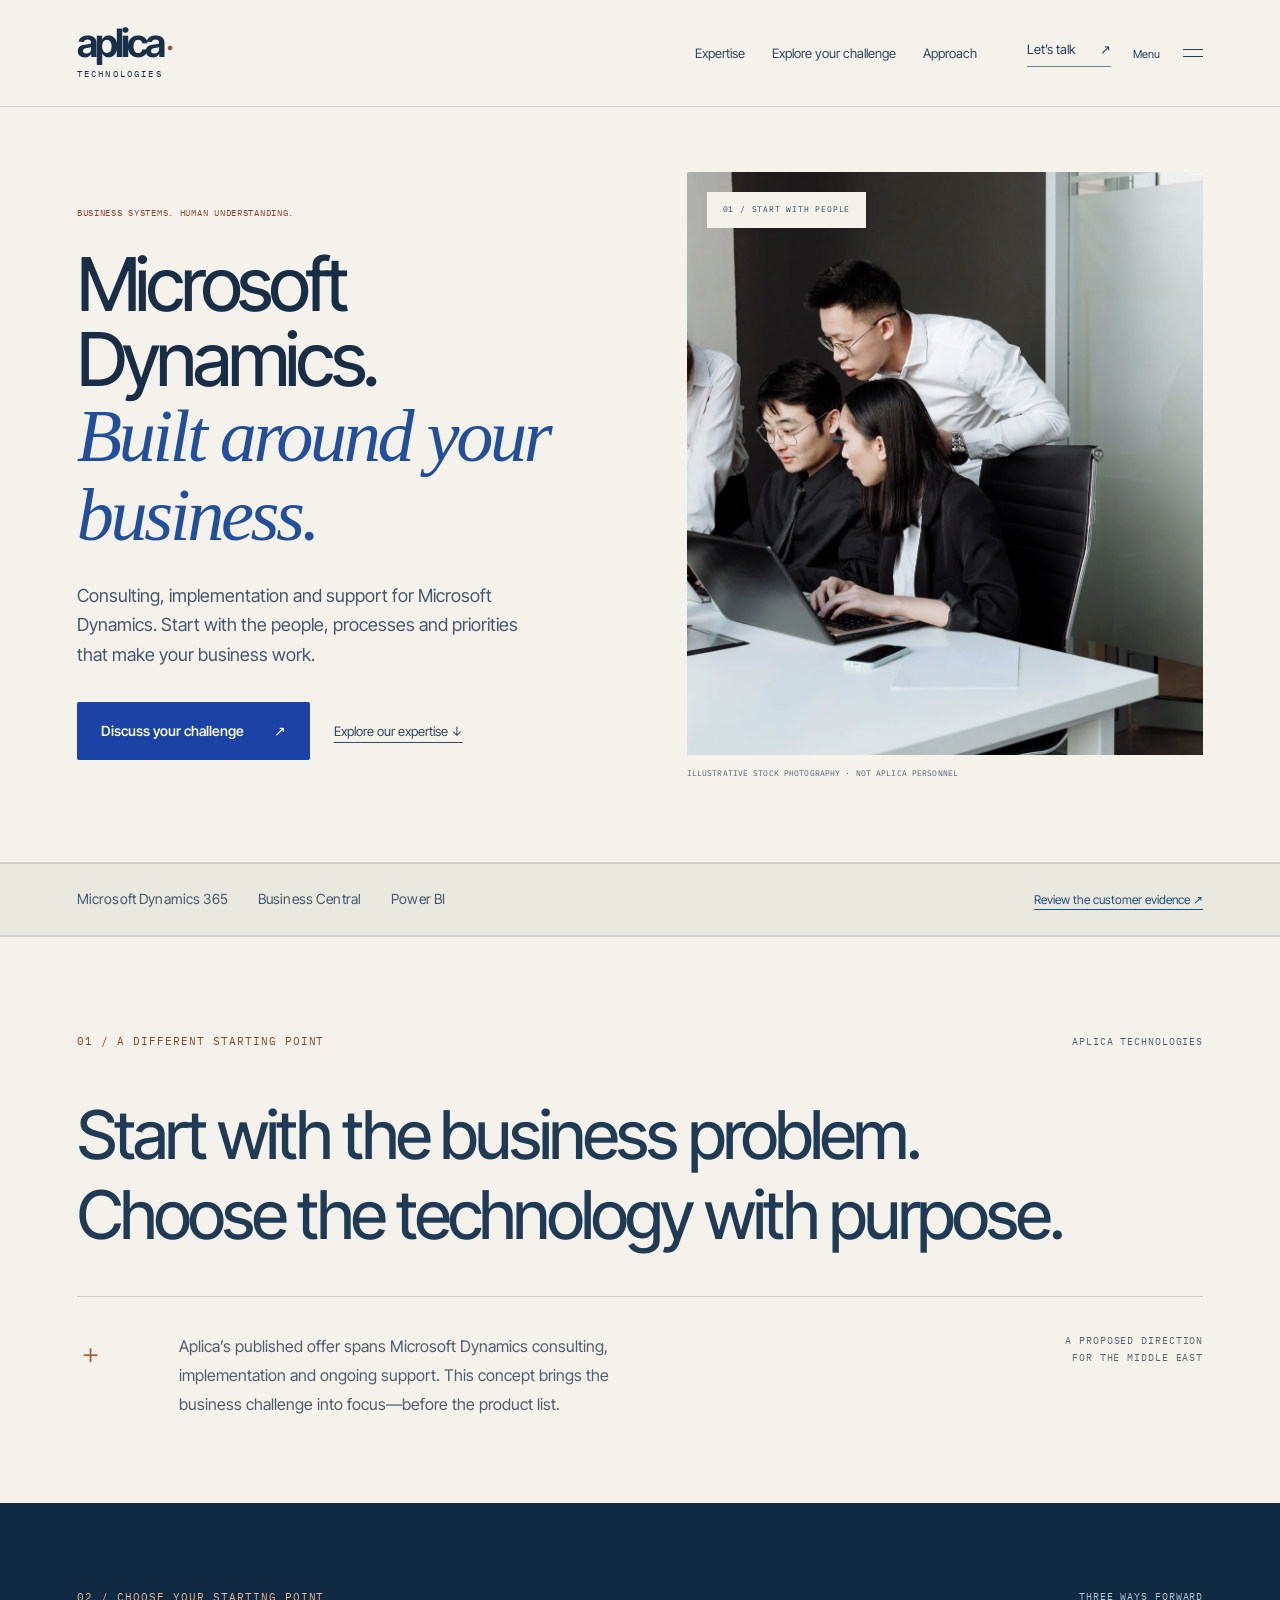
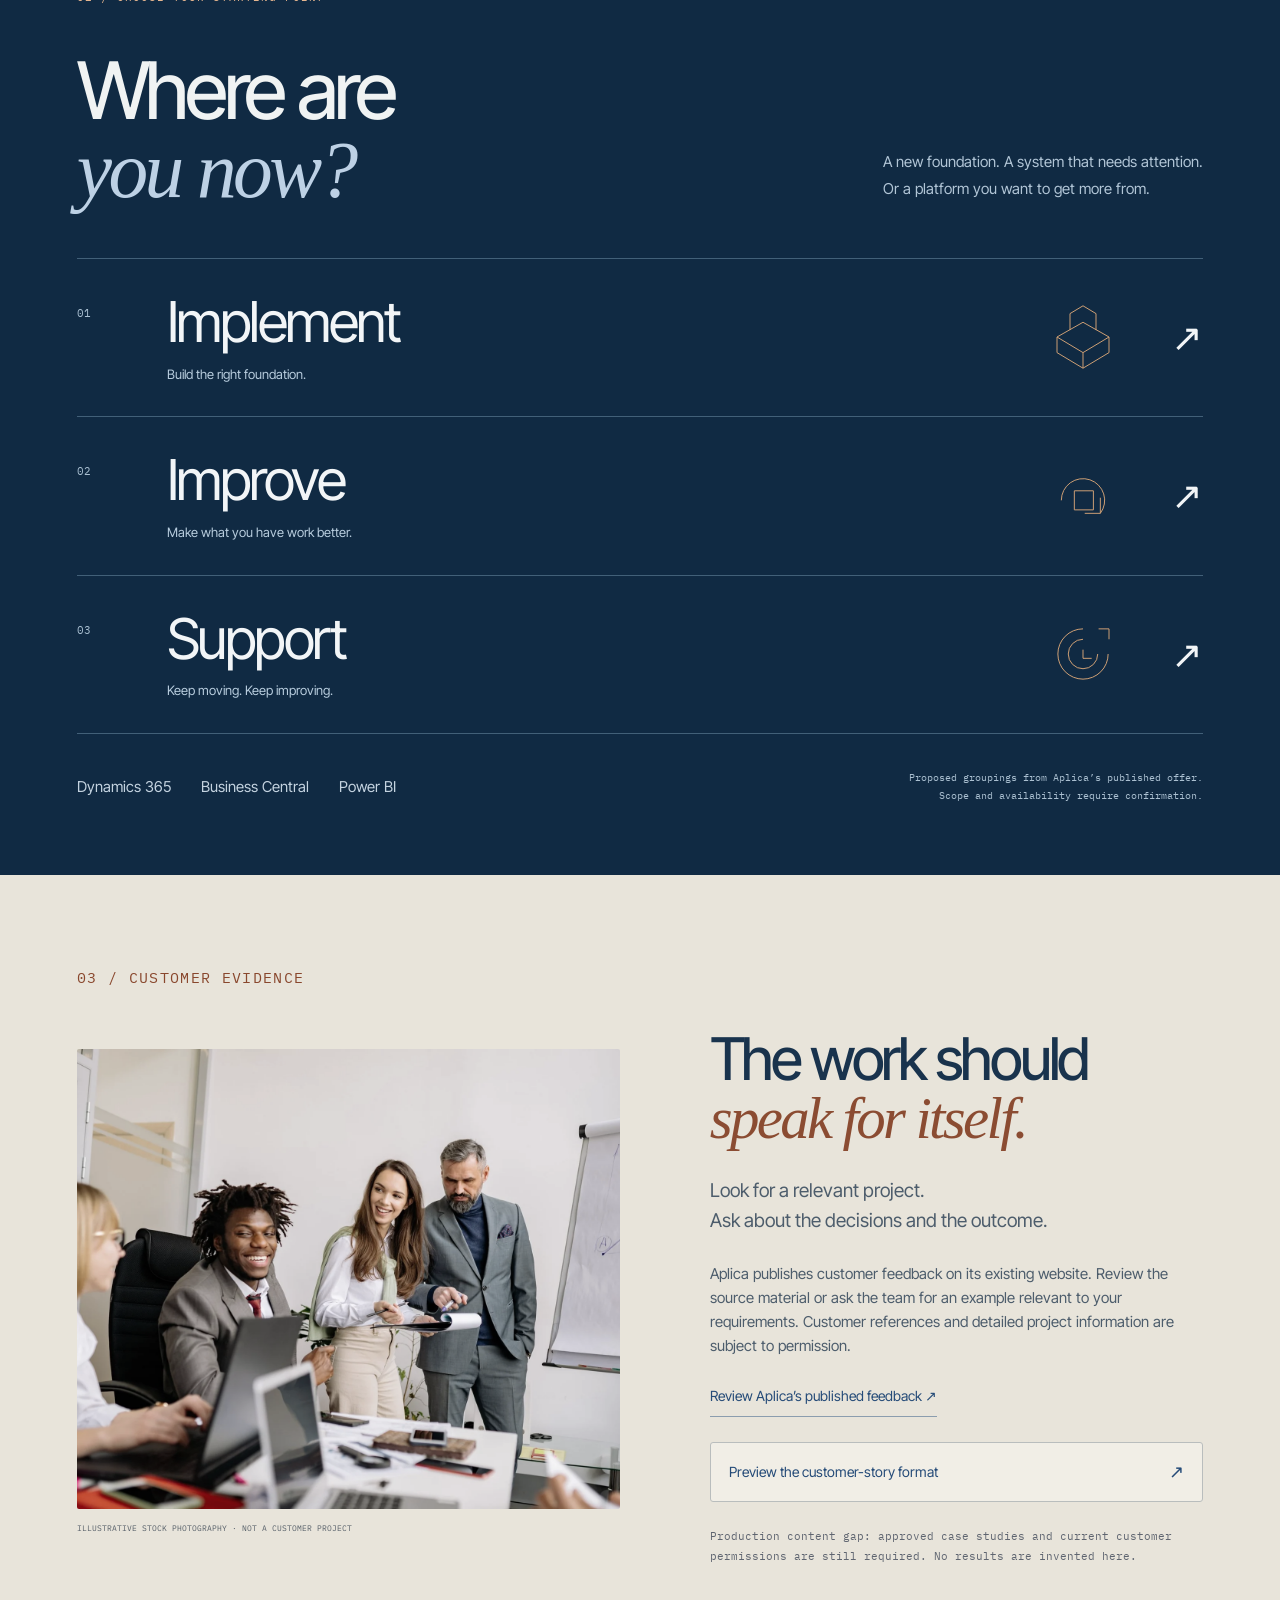
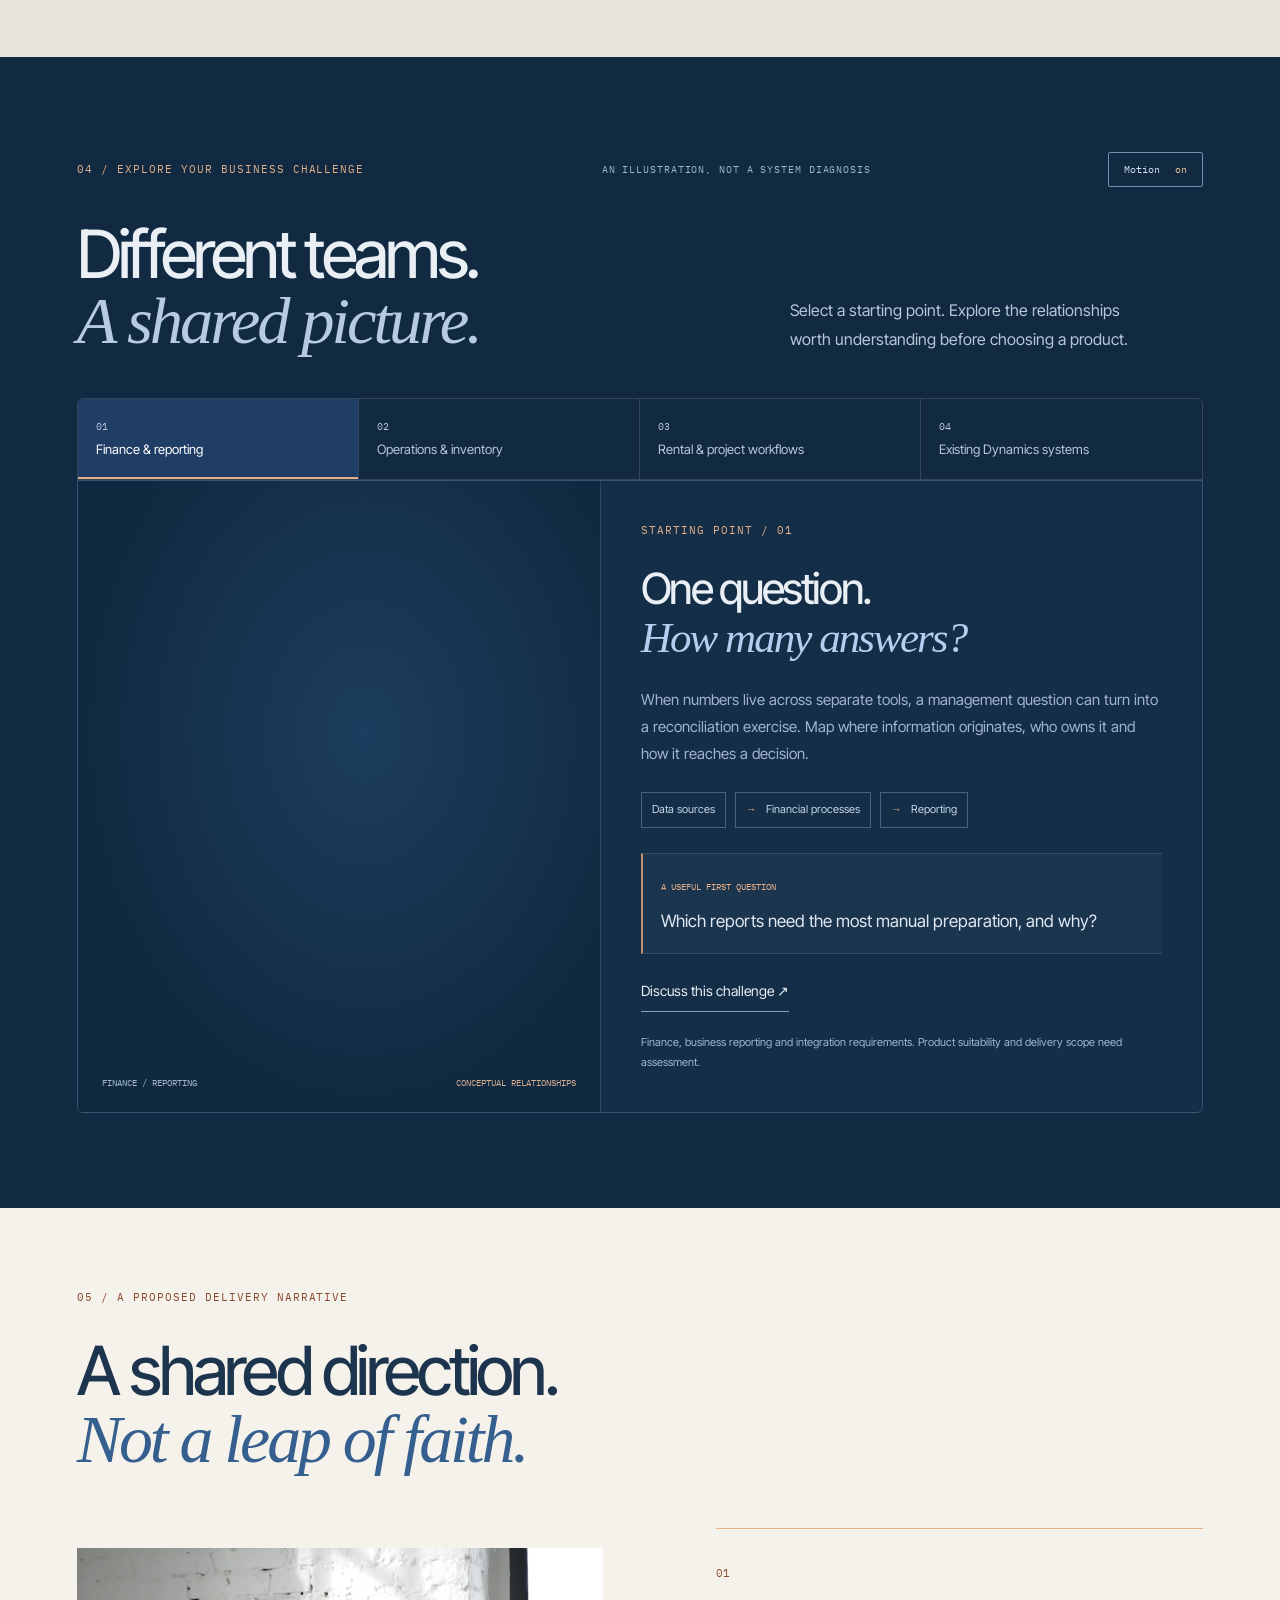
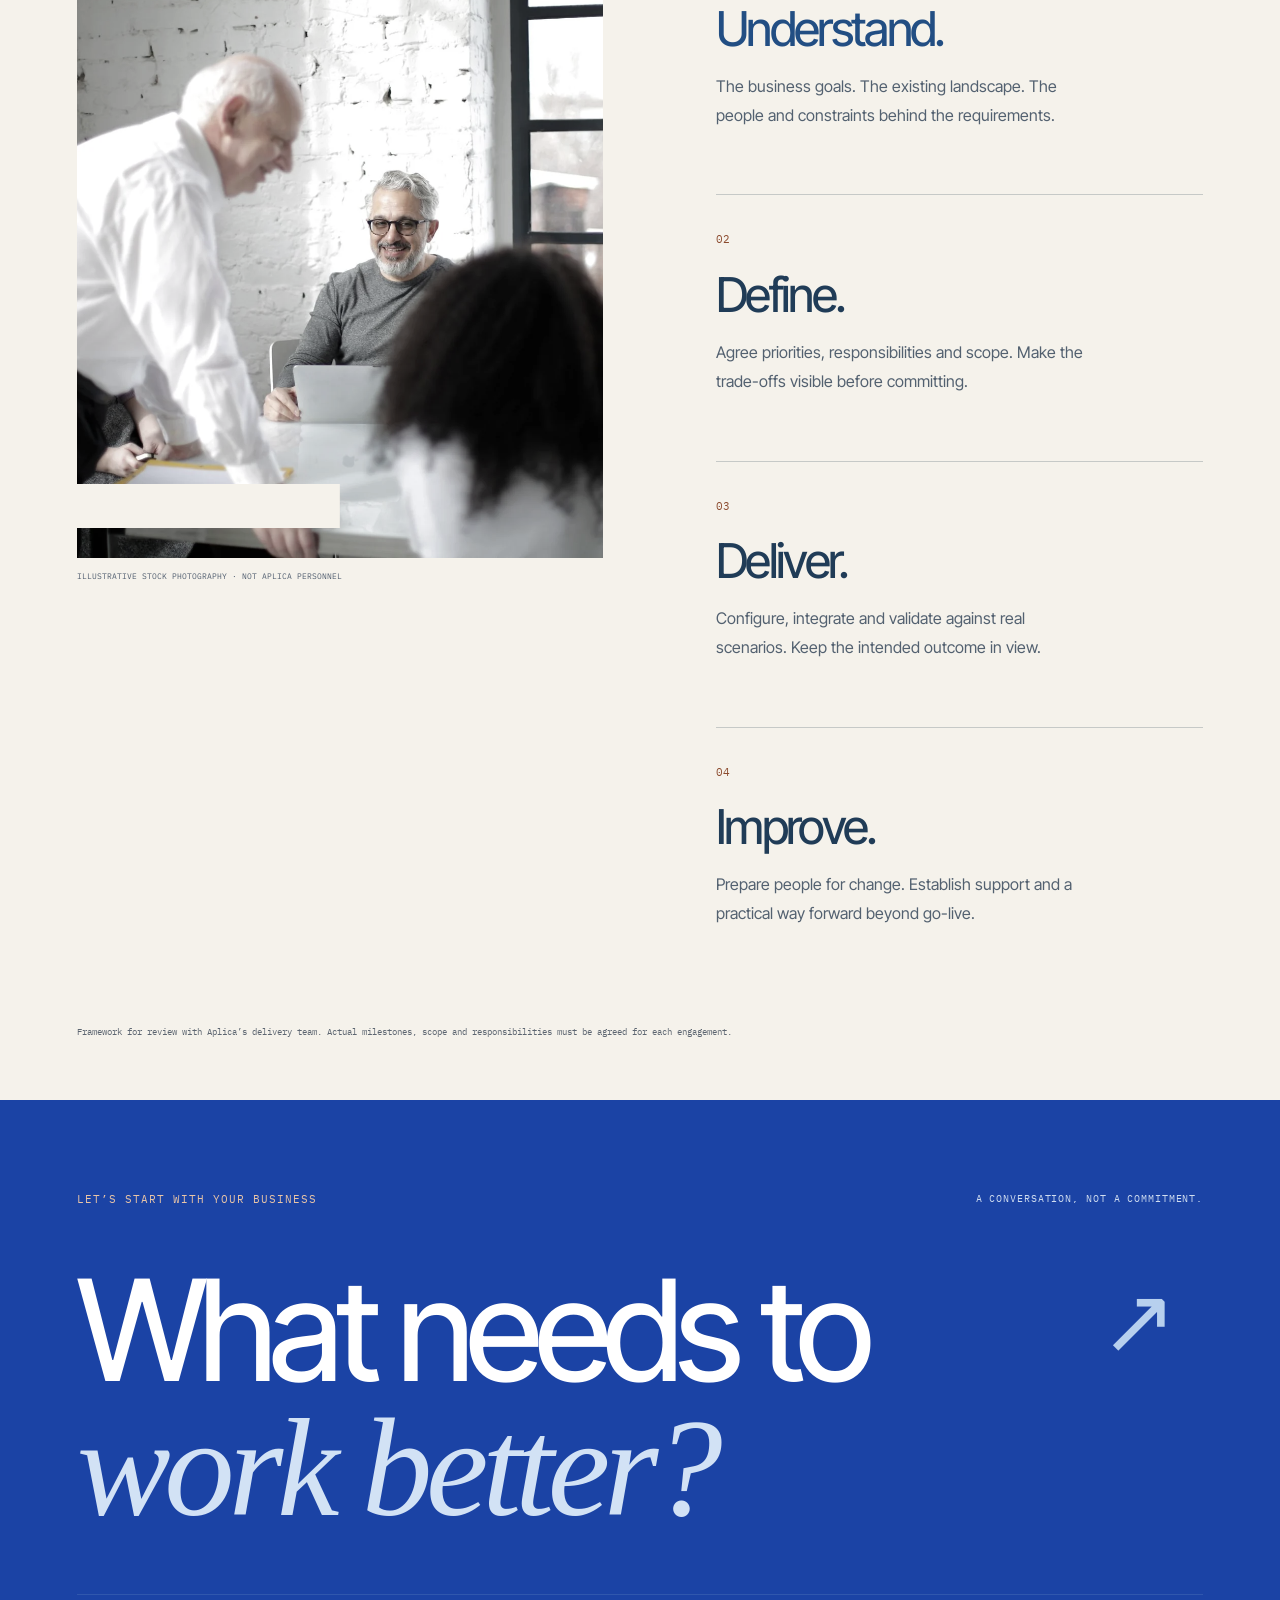
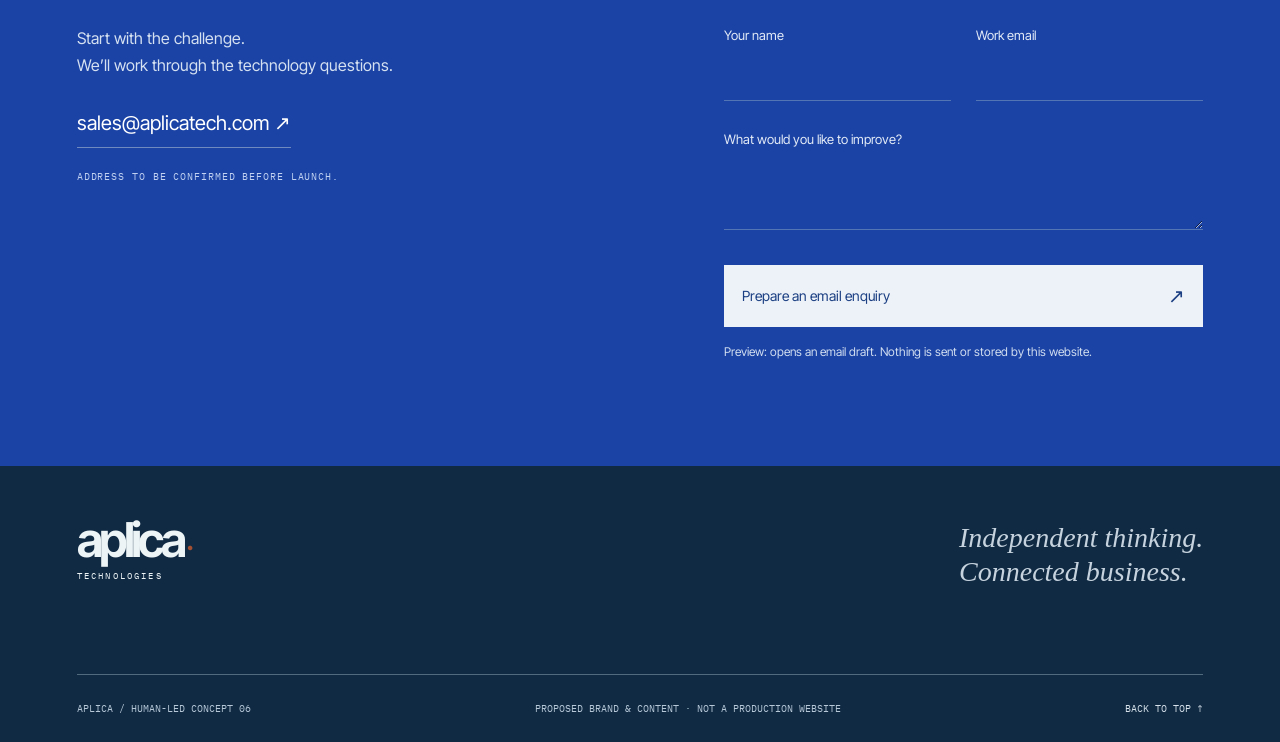
<file: index.html>
<!DOCTYPE html>

<html lang="en"><head><meta charset="utf-8"/><meta content="width=device-width,initial-scale=1" name="viewport"/><meta content="noindex,nofollow" name="robots"/><meta content="same-origin" name="view-transition"/><meta content="#f5f2eb" name="theme-color"/><title>Aplica — Business understanding. Connected delivery.</title><meta content="A human-led website design preview for Aplica Technologies. Illustrative stock imagery, not Aplica personnel or customers." name="description"/><link href="cinema.06dc7580fa.css" rel="stylesheet"/><script defer="" src="scene.24a3cb888b.js"></script><script defer="" src="experience.df28337284.js"></script></head>
<body><a class="skip" href="#main">Skip to content</a><div aria-hidden="true" class="reading-line"></div><header class="header"><a aria-label="Aplica home" class="wordmark" href="#home">aplica<span>·</span><small>TECHNOLOGIES</small></a><nav aria-label="Primary navigation" class="quick-nav"><a href="#expertise">Expertise</a><a href="#context">Explore your challenge</a><a href="#approach">Approach</a></nav><div class="header-actions"><a class="header-talk" href="#contact">Let’s talk <span>↗</span></a><button aria-controls="menu" aria-expanded="false" aria-label="Open navigation menu" id="menu-toggle"><span class="menu-label">Menu</span><i></i><i></i></button></div></header>
<dialog aria-label="Site navigation" id="menu"><div class="menu-meta">APLICA / EXPLORE</div><nav><a href="#expertise"><small>01</small>Expertise <span>↗</span></a><a href="#context"><small>02</small>Business context <span>↗</span></a><a href="#approach"><small>03</small>Our approach <span>↗</span></a><a href="#contact"><small>04</small>Let’s talk <span>↗</span></a></nav><div class="menu-bottom"><span>HUMAN-LED DIRECTION / ENGLISH PREVIEW</span><button id="menu-close">Close menu ×</button></div></dialog>
<main id="main"><section aria-labelledby="hero-title" class="opening" id="home"><div class="stage"><div class="hero-copy first-copy"><p class="kicker">BUSINESS SYSTEMS. HUMAN UNDERSTANDING.</p><h1 id="hero-title">Microsoft Dynamics.<br/><em>Built around your business.</em></h1><p class="hero-description">Consulting, implementation and support for Microsoft Dynamics. Start with the people, processes and priorities that make your business work.</p><div class="hero-actions"><a class="hero-cta" href="#contact">Discuss your challenge <span>↗</span></a><a class="hero-secondary" href="#expertise">Explore our expertise ↓</a></div></div><figure class="human-hero-photo"><img alt="Illustrative stock photograph of four colleagues working together around a laptop" fetchpriority="high" height="1200" src="assets/workshop.webp" width="1800"/><figcaption>ILLUSTRATIVE STOCK PHOTOGRAPHY · NOT APLICA PERSONNEL</figcaption><div aria-hidden="true" class="photo-index">01 / START WITH PEOPLE</div></figure></div></section>
<div class="orientation section-pad"><span>Microsoft Dynamics 365</span><span>Business Central</span><span>Power BI</span><a href="#evidence">Review the customer evidence ↗</a></div><section class="intro section-pad"><div class="intro-label"><span class="kicker">01 / A DIFFERENT STARTING POINT</span><span class="tiny">APLICA TECHNOLOGIES</span></div><h2 class="statement" data-words="">Start with the business problem. Choose the technology with purpose.</h2><div class="intro-bottom"><span class="cross">＋</span><p>Aplica’s published offer spans Microsoft Dynamics consulting, implementation and ongoing support. This concept brings the business challenge into focus—before the product list.</p><span class="tiny">A PROPOSED DIRECTION<br/>FOR THE MIDDLE EAST</span></div></section>
<section class="expertise section-pad" id="expertise"><div class="section-top"><p class="kicker">02 / CHOOSE YOUR STARTING POINT</p><span class="tiny">THREE WAYS FORWARD</span></div><div class="expertise-heading"><h2>Where are<br/><em>you now?</em></h2><p>A new foundation. A system that needs attention.<br/>Or a platform you want to get more from.</p></div><div class="service-list"><article class="service-item" data-service=""><button aria-controls="detail-implement" aria-expanded="false" class="service-button" id="service-implement"><span class="service-num">01</span><span class="service-name">Implement<span>Build the right foundation.</span></span><svg aria-hidden="true" class="service-motif" viewbox="0 0 90 90"><path d="M15 45 45 28 75 45 45 63Z M15 45v18l30 18 30-18V45 M45 63v18 M30 37V18l15-9 15 9v19"></path></svg><span class="service-glyph">↗</span></button><div aria-labelledby="service-implement" class="service-detail" hidden="" id="detail-implement" role="region"><div class="service-inside"><p>For businesses planning an ERP implementation or bringing disconnected processes together. Begin with requirements, responsibilities and the people who will use the system.</p><ul><li>Business process understanding</li><li>Implementation &amp; integration planning</li><li>Data preparation &amp; user adoption</li></ul><a class="page-link" href="implementation.html">Explore the implementation approach ↗</a></div></div></article><article class="service-item" data-service=""><button aria-controls="detail-improve" aria-expanded="false" class="service-button" id="service-improve"><span class="service-num">02</span><span class="service-name">Improve<span>Make what you have work better.</span></span><svg aria-hidden="true" class="service-motif" viewbox="0 0 90 90"><path d="M20 50a25 25 0 1 1 45 15 M65 65V47 M65 65H47 M35 39h22v22H35Z"></path></svg><span class="service-glyph">↗</span></button><div aria-labelledby="service-improve" class="service-detail" hidden="" id="detail-improve" role="region"><div class="service-inside"><p>For an existing Dynamics environment, a migration decision or a project that needs a fresh perspective. Understand what is happening before deciding what should change.</p><ul><li>System review &amp; recommendations</li><li>Upgrade &amp; migration assessment</li><li>Project recovery scoping</li></ul><a data-topic="improving an existing system" href="#contact">Discuss your starting point ↗</a></div></div></article><article class="service-item" data-service=""><button aria-controls="detail-support" aria-expanded="false" class="service-button" id="service-support"><span class="service-num">03</span><span class="service-name">Support<span>Keep moving. Keep improving.</span></span><svg aria-hidden="true" class="service-motif" viewbox="0 0 90 90"><path d="M45 16a29 29 0 1 0 29 29 M45 28a17 17 0 1 0 17 17 M45 40v10h10 M63 16h12v12"></path></svg><span class="service-glyph">↗</span></button><div aria-labelledby="service-support" class="service-detail" hidden="" id="detail-support" role="region"><div class="service-inside"><p>For teams seeking application support, training and a considered plan beyond go-live. Establish the scope, ownership and priorities together.</p><ul><li>Application support</li><li>Product training</li><li>Continued system improvement</li></ul><a data-topic="ongoing support" href="#contact">Discuss your starting point ↗</a></div></div></article></div><div class="service-footer"><span>Dynamics 365</span><span>Business Central</span><span>Power BI</span><p>Proposed groupings from Aplica’s published offer.<br/>Scope and availability require confirmation.</p></div></section>
<section class="evidence section-pad" id="evidence"><p class="kicker">03 / CUSTOMER EVIDENCE</p><div class="evidence-grid"><figure class="evidence-art"><img alt="Illustrative stock photograph of colleagues discussing work in an office" height="848" loading="lazy" src="assets/collaboration.webp" width="1264"/><figcaption>ILLUSTRATIVE STOCK PHOTOGRAPHY · NOT A CUSTOMER PROJECT</figcaption></figure><div class="evidence-copy"><h2>The work should<br/><em>speak for itself.</em></h2><p class="large-text">Look for a relevant project.<br/>Ask about the decisions and the outcome.</p><p>Aplica publishes customer feedback on its existing website. Review the source material or ask the team for an example relevant to your requirements. Customer references and detailed project information are subject to permission.</p><a class="line-link" href="https://aplicatech.com/" rel="noopener" target="_blank">Review Aplica’s published feedback ↗</a><a class="case-template-link page-link" href="case-study.html">Preview the customer-story format <span>↗</span></a><span class="evidence-note">Production content gap: approved case studies and current customer permissions are still required. No results are invented here.</span></div></div></section><section class="scenario-explorer section-pad" id="context"><div class="section-top"><p class="kicker">04 / EXPLORE YOUR BUSINESS CHALLENGE</p><span class="tiny">AN ILLUSTRATION, NOT A SYSTEM DIAGNOSIS</span><button aria-label="Pause ambient motion" aria-pressed="false" id="motion-toggle">Motion <span>on</span></button></div><div class="explorer-heading"><h2>Different teams.<br/><em>A shared picture.</em></h2><p>Select a starting point. Explore the relationships worth understanding before choosing a product.</p></div><div aria-label="Business challenges" class="explorer-tabs" role="tablist"><button aria-controls="scenario-finance" aria-selected="true" data-scenario="finance" id="challenge-finance" role="tab" tabindex="0"><span>01</span>Finance &amp; reporting</button><button aria-controls="scenario-operations" aria-selected="false" data-scenario="operations" id="challenge-operations" role="tab" tabindex="-1"><span>02</span>Operations &amp; inventory</button><button aria-controls="scenario-rental" aria-selected="false" data-scenario="rental" id="challenge-rental" role="tab" tabindex="-1"><span>03</span>Rental &amp; project workflows</button><button aria-controls="scenario-existing" aria-selected="false" data-scenario="existing" id="challenge-existing" role="tab" tabindex="-1"><span>04</span>Existing Dynamics systems</button></div><div class="explorer-body"><div class="explorer-visual"><canvas aria-label="Conceptual connected structure; the adjacent text describes the selected business challenge" id="explorer-scene" role="img"></canvas><div aria-hidden="true" class="explorer-fallback"><i></i><i></i><i></i></div><div class="visual-caption"><span id="visual-scenario">FINANCE / REPORTING</span><span>CONCEPTUAL RELATIONSHIPS</span></div></div><div class="explorer-content"><article aria-labelledby="challenge-finance" id="scenario-finance" role="tabpanel" tabindex="0"><p class="kicker">STARTING POINT / 01</p><h3>One question.<br/><em>How many answers?</em></h3><p class="scenario-intro">When numbers live across separate tools, a management question can turn into a reconciliation exercise. Map where information originates, who owns it and how it reaches a decision.</p><ol class="relationship-flow"><li>Data sources</li><li>Financial processes</li><li>Reporting</li></ol><div class="discovery-question"><span>A USEFUL FIRST QUESTION</span><p>Which reports need the most manual preparation, and why?</p></div><a class="line-link" data-topic="finance &amp; reporting" href="#contact">Discuss this challenge ↗</a><p class="scenario-scope">Finance, business reporting and integration requirements. Product suitability and delivery scope need assessment.</p></article><article aria-labelledby="challenge-operations" id="scenario-operations" role="tabpanel" tabindex="0"><p class="kicker">STARTING POINT / 02</p><h3>See the handovers.<br/><em>Find the friction.</em></h3><p class="scenario-intro">An order crosses teams, systems and responsibilities. Trace the path from demand to fulfilment before deciding which process or platform needs to change.</p><ol class="relationship-flow"><li>Purchasing</li><li>Inventory</li><li>Fulfilment</li></ol><div class="discovery-question"><span>A USEFUL FIRST QUESTION</span><p>Where does your team re-enter information or lose visibility?</p></div><a class="line-link" data-topic="operations &amp; inventory" href="#contact">Discuss this challenge ↗</a><p class="scenario-scope">Operational process mapping, inventory and integration discussions. This is not a promise of a preconfigured solution.</p></article><article aria-labelledby="challenge-rental" id="scenario-rental" role="tabpanel" tabindex="0"><p class="kicker">STARTING POINT / 03</p><h3>Availability to billing.<br/><em>A connected picture.</em></h3><p class="scenario-intro">Rental and project operations can involve availability, contract changes, billing and financial oversight. Understand how those moving parts relate in your business.</p><ol class="relationship-flow"><li>Availability</li><li>Contracts</li><li>Billing</li></ol><div class="discovery-question"><span>A USEFUL FIRST QUESTION</span><p>How do contract changes reach the teams responsible for billing?</p></div><a class="line-link" data-topic="rental &amp; project workflows" href="#contact">Discuss this challenge ↗</a><p class="scenario-scope">Rental and project workflows are an exploratory discussion area based on Aplica’s published offer. Confirm current capability and references.</p></article><article aria-labelledby="challenge-existing" id="scenario-existing" role="tabpanel" tabindex="0"><p class="kicker">STARTING POINT / 04</p><h3>Before a replacement.<br/><em>A clearer diagnosis.</em></h3><p class="scenario-intro">A difficult implementation or ageing environment does not automatically call for a full replacement. Start with the product version, issues, dependencies and intended outcomes.</p><ol class="relationship-flow"><li>Current landscape</li><li>Assessment</li><li>Priorities</li></ol><div class="discovery-question"><span>A USEFUL FIRST QUESTION</span><p>What is not working, for whom, and what would better look like?</p></div><a class="line-link" data-topic="existing dynamics systems" href="#contact">Discuss this challenge ↗</a><p class="scenario-scope">System review, upgrade planning and project recovery scoping. No diagnosis or timeline is implied by this illustration.</p></article></div></div></section><section class="approach" id="approach"><div class="approach-intro section-pad"><p class="kicker">05 / A PROPOSED DELIVERY NARRATIVE</p><h2>A shared direction.<br/><em>Not a leap of faith.</em></h2></div><div class="process-layout section-pad"><div aria-hidden="false" class="process-visual"><div class="human-process-photo"><img alt="Illustrative stock photograph of a group discussing work around a table" height="1200" loading="lazy" src="assets/conversation.webp" width="1800"/><span>ILLUSTRATIVE STOCK PHOTOGRAPHY · NOT APLICA PERSONNEL</span></div><div class="process-orbit o1"></div><div class="process-orbit o2"></div><div class="process-orbit o3"></div><div class="process-center">a<span id="process-phase">01 / UNDERSTAND</span></div><span class="process-corner pc1">BUSINESS</span><span class="process-corner pc2">PEOPLE</span><span class="process-corner pc3">TECHNOLOGY</span></div><div class="process-steps"><article data-phase="01 / UNDERSTAND"><span>01</span><h3>Understand.</h3><p>The business goals. The existing landscape. The people and constraints behind the requirements.</p></article><article data-phase="02 / DEFINE"><span>02</span><h3>Define.</h3><p>Agree priorities, responsibilities and scope. Make the trade-offs visible before committing.</p></article><article data-phase="03 / DELIVER"><span>03</span><h3>Deliver.</h3><p>Configure, integrate and validate against real scenarios. Keep the intended outcome in view.</p></article><article data-phase="04 / IMPROVE"><span>04</span><h3>Improve.</h3><p>Prepare people for change. Establish support and a practical way forward beyond go-live.</p></article></div></div><p class="process-note section-pad">Framework for review with Aplica’s delivery team. Actual milestones, scope and responsibilities must be agreed for each engagement.</p></section>
<section class="contact section-pad" id="contact"><div class="contact-top"><p class="kicker">LET’S START WITH YOUR BUSINESS</p><span class="tiny">A CONVERSATION, NOT A COMMITMENT.</span></div><h2>What needs to<br/><em>work better?</em><span aria-hidden="true" class="contact-arrow">↗</span></h2><div class="contact-bottom"><div><p>Start with the challenge.<br/>We’ll work through the technology questions.</p><a class="email-link" href="mailto:sales@aplicatech.com">sales@aplicatech.com ↗</a><span class="tiny">ADDRESS TO BE CONFIRMED BEFORE LAUNCH.</span></div><form id="enquiry" novalidate=""><div class="form-row"><div><label for="name">Your name</label><input autocomplete="name" id="name" maxlength="100" name="name" required=""/></div><div><label for="email">Work email</label><input autocomplete="email" id="email" maxlength="180" name="email" required="" type="email"/></div></div><label for="message">What would you like to improve?</label><textarea id="message" maxlength="3000" name="message" required="" rows="2"></textarea><button class="submit-button" type="submit">Prepare an email enquiry <span>↗</span></button><p class="form-disclosure">Preview: opens an email draft. Nothing is sent or stored by this website.</p><p aria-live="polite" id="form-status" role="status"></p></form></div></section></main>
<footer class="section-pad"><div class="footer-top"><a class="wordmark" href="#home">aplica<span>·</span><small>TECHNOLOGIES</small></a><p>Independent thinking.<br/>Connected business.</p></div><div class="footer-bottom"><span>APLICA / HUMAN-LED CONCEPT 06</span><span>PROPOSED BRAND &amp; CONTENT · NOT A PRODUCTION WEBSITE</span><a href="#home">BACK TO TOP ↑</a></div></footer>
</body></html>
</file>
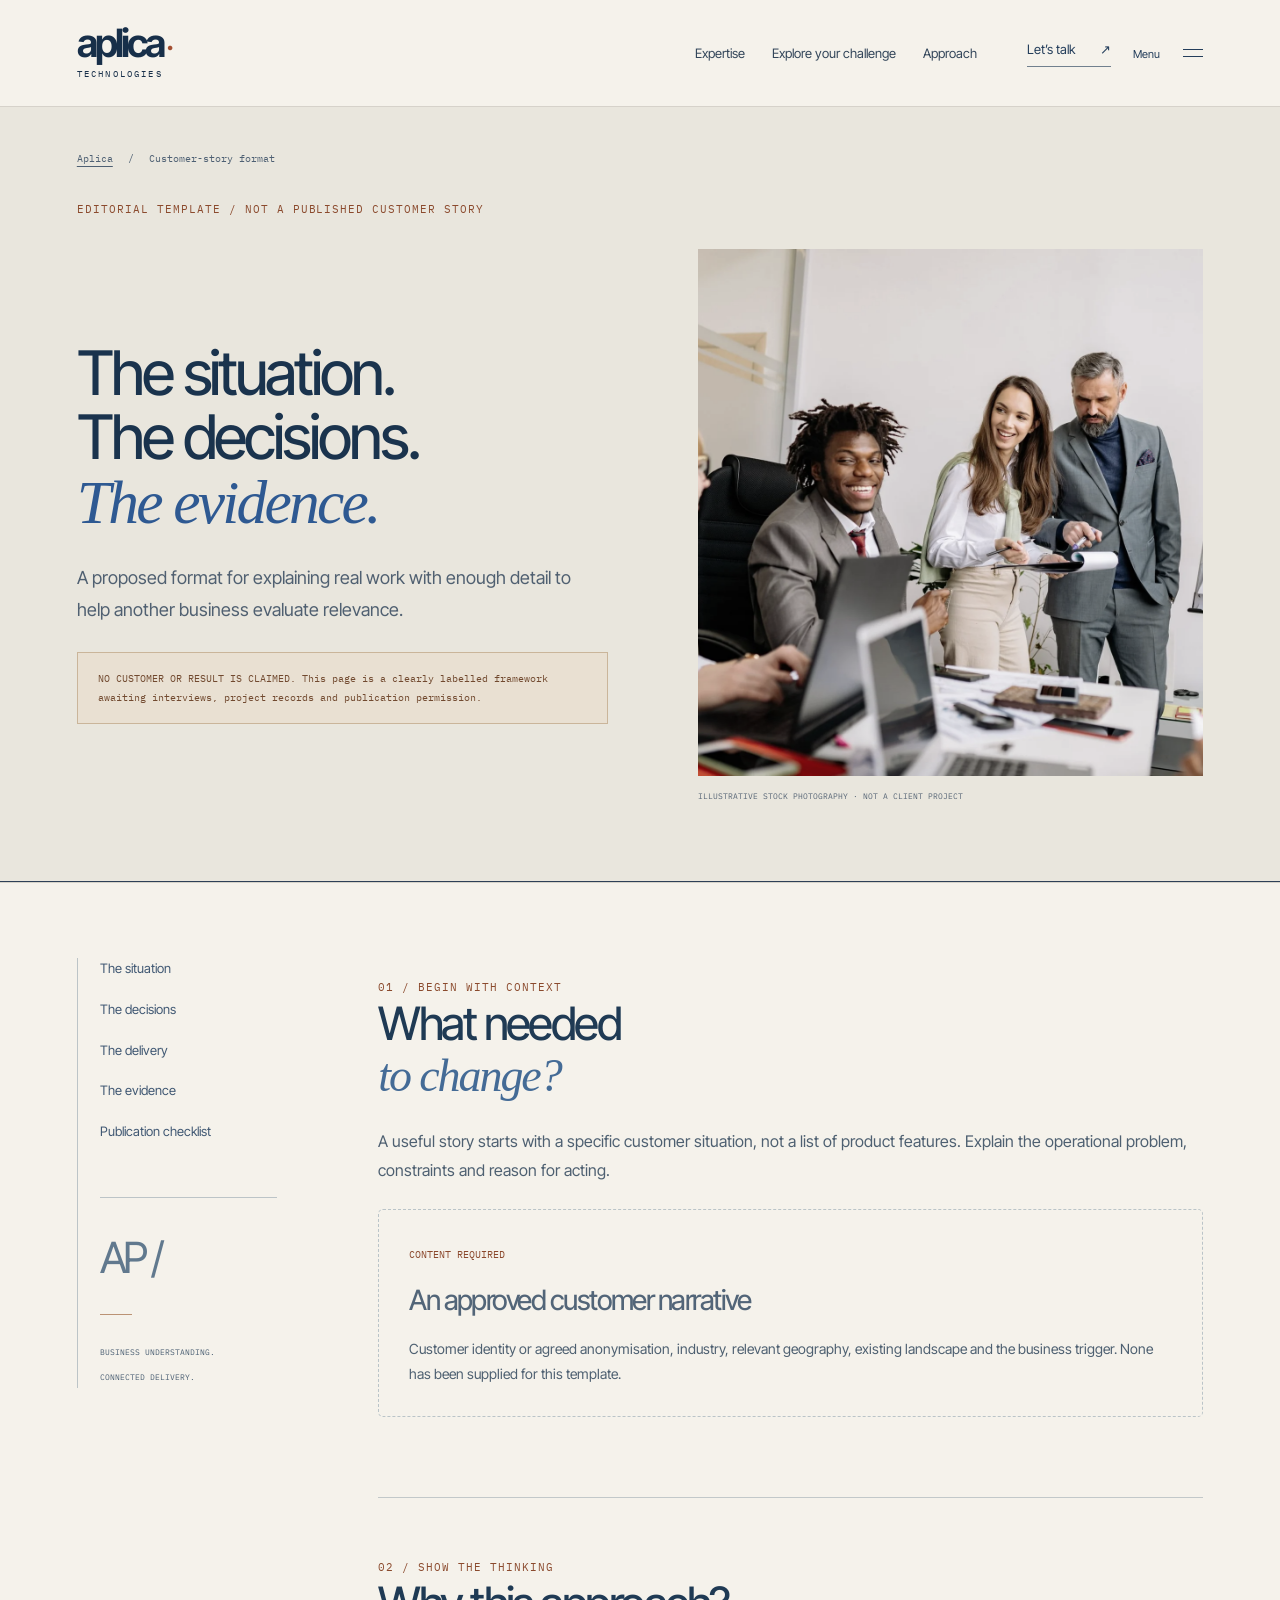
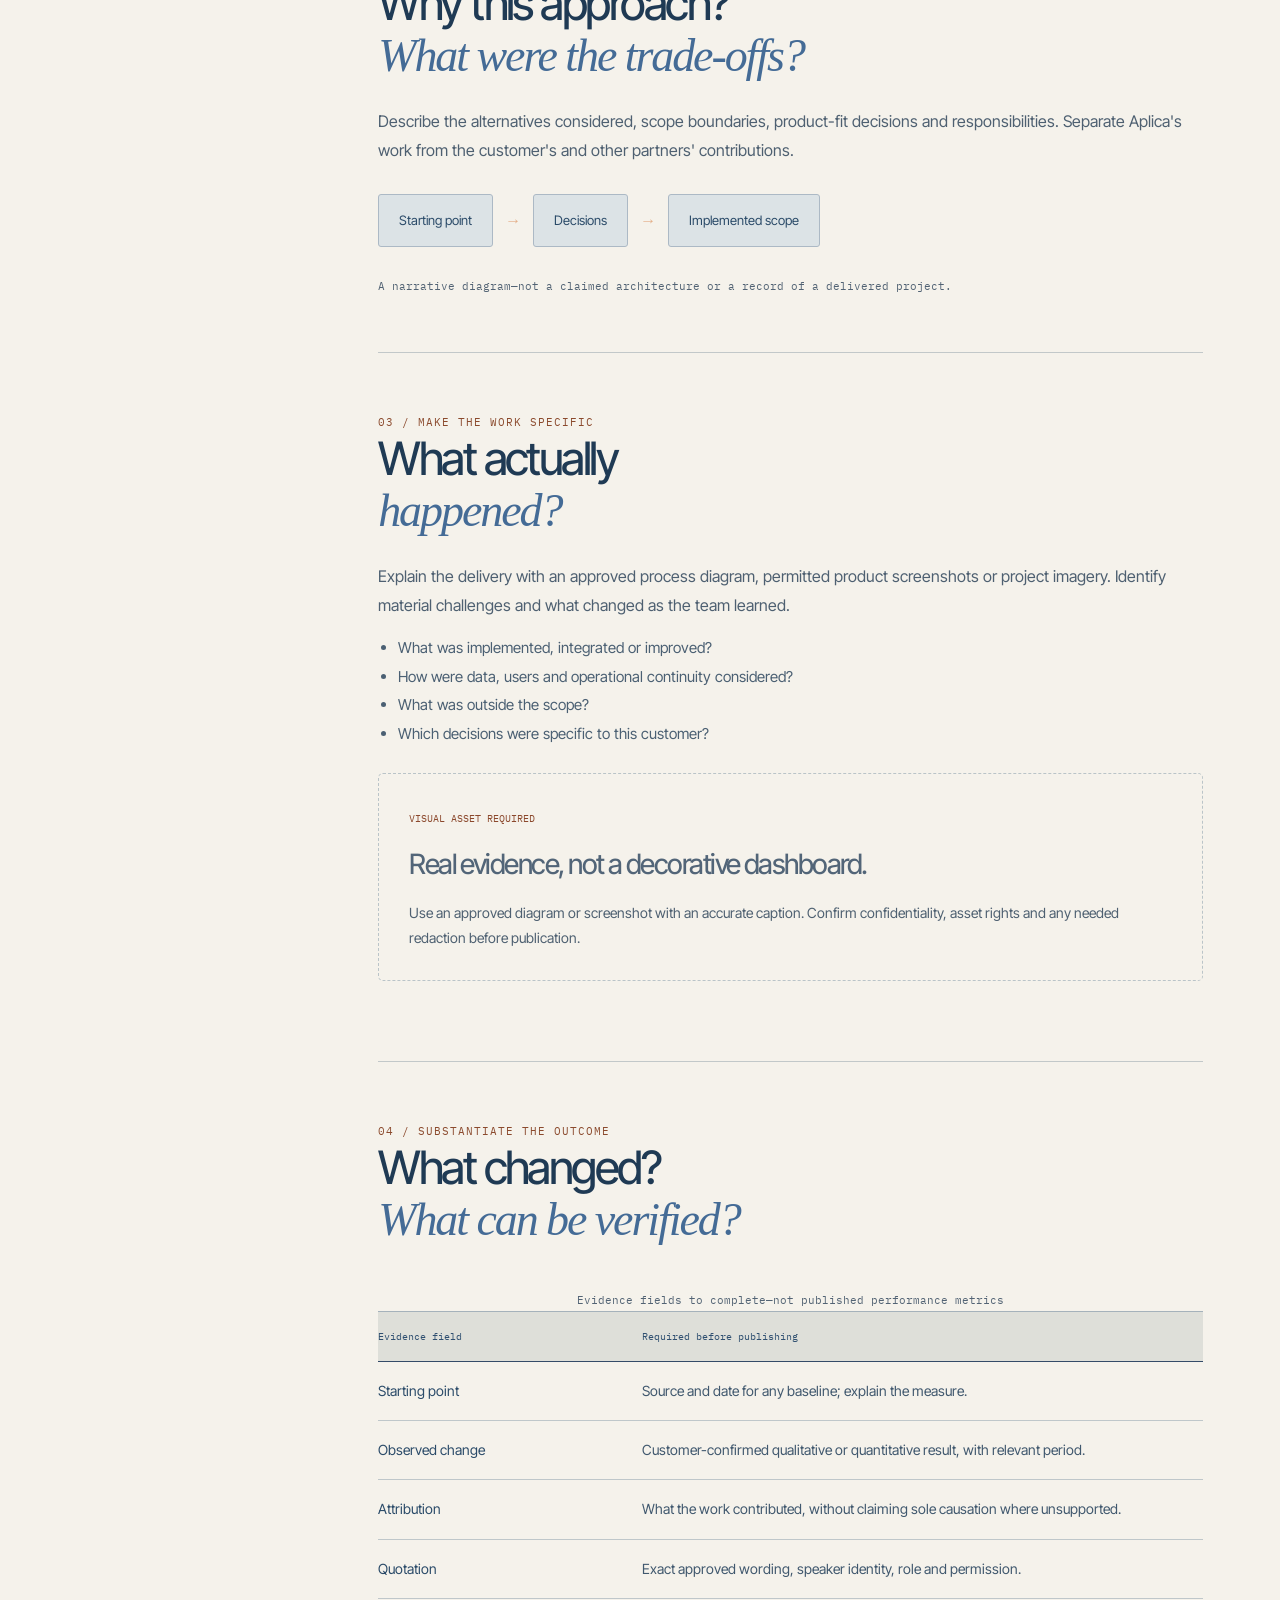
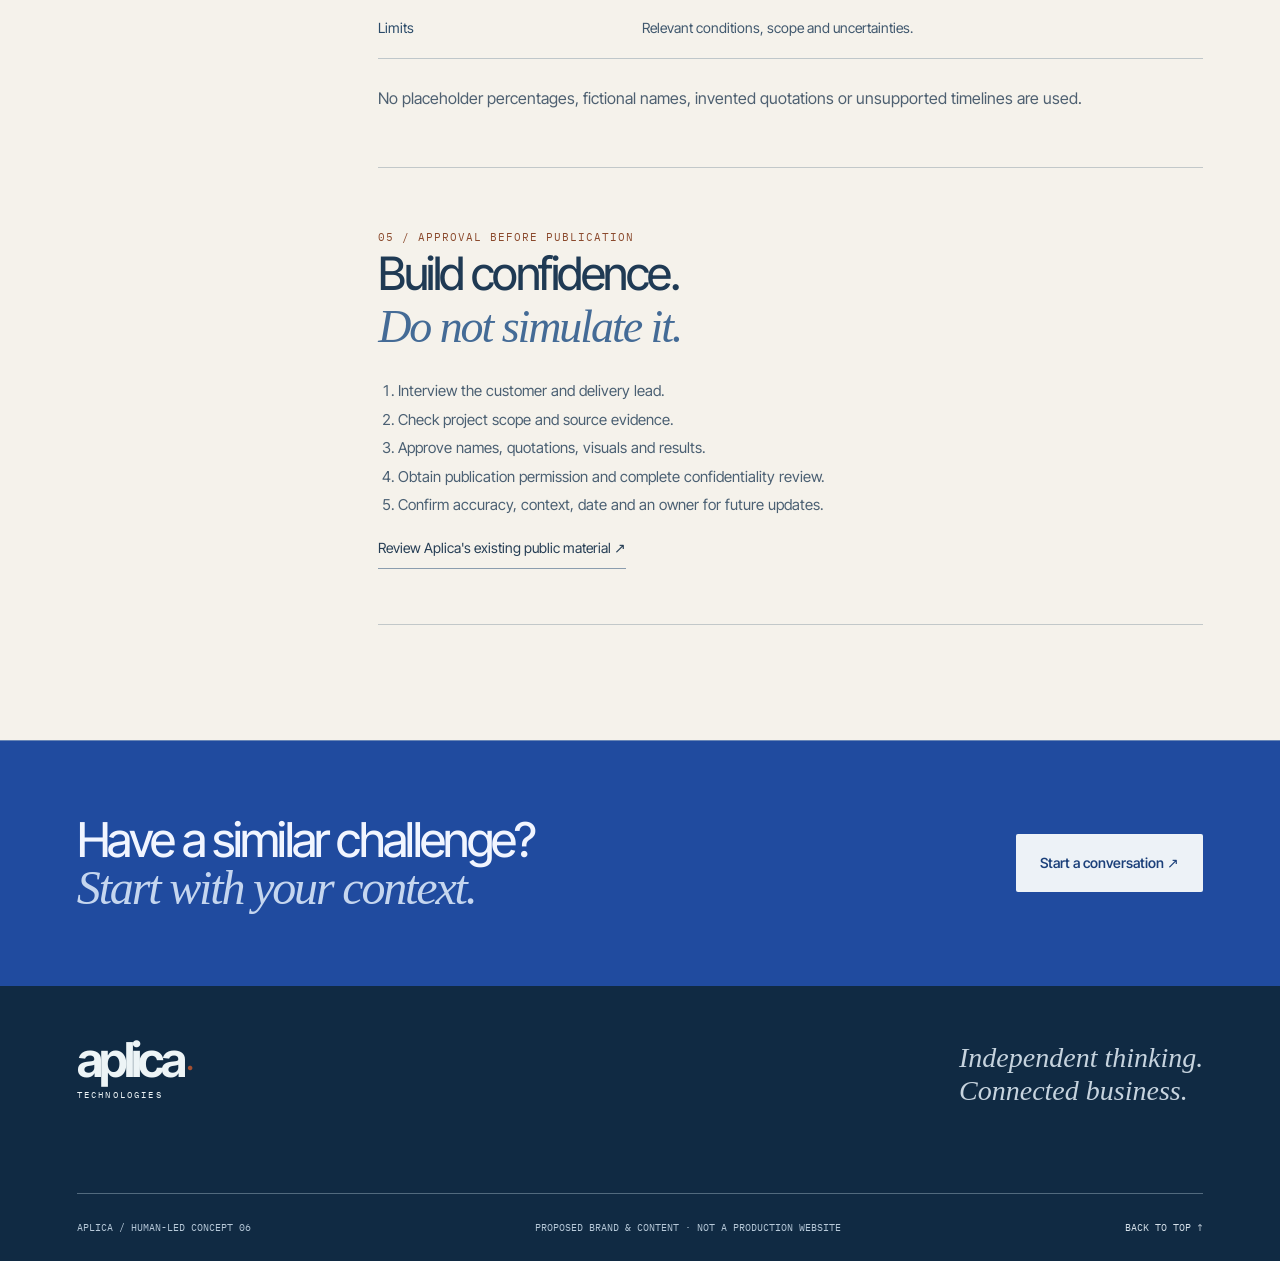
<file: case-study.html>
<!DOCTYPE html>

<html lang="en"><head><meta charset="utf-8"/><meta content="width=device-width,initial-scale=1" name="viewport"/><meta content="noindex,nofollow" name="robots"/><meta content="same-origin" name="view-transition"/><meta content="#f5f2eb" name="theme-color"/><title>Customer-story template — Aplica design preview</title><meta content="A human-led website design preview for Aplica Technologies. Illustrative stock imagery, not Aplica personnel or customers." name="description"/><link href="cinema.06dc7580fa.css" rel="stylesheet"/><script defer="" src="pages.219e6dc296.js"></script></head>
<body class="human-evidence"><a class="skip" href="#main">Skip to content</a><div aria-hidden="true" class="reading-line"></div><header class="header"><a aria-label="Aplica home" class="wordmark" href="index.html#home">aplica<span>·</span><small>TECHNOLOGIES</small></a><nav aria-label="Primary navigation" class="quick-nav"><a href="index.html#expertise">Expertise</a><a href="index.html#context">Explore your challenge</a><a href="index.html#approach">Approach</a></nav><div class="header-actions"><a class="header-talk" href="index.html#contact">Let’s talk <span>↗</span></a><button aria-controls="menu" aria-expanded="false" aria-label="Open navigation menu" id="menu-toggle"><span class="menu-label">Menu</span><i></i><i></i></button></div></header>
<dialog aria-label="Site navigation" id="menu"><div class="menu-meta">APLICA / EXPLORE</div><nav><a href="index.html#expertise"><small>01</small>Expertise <span>↗</span></a><a href="index.html#context"><small>02</small>Business context <span>↗</span></a><a href="index.html#approach"><small>03</small>Our approach <span>↗</span></a><a href="index.html#contact"><small>04</small>Let’s talk <span>↗</span></a></nav><div class="menu-bottom"><span>HUMAN-LED DIRECTION / ENGLISH PREVIEW</span><button id="menu-close">Close menu ×</button></div></dialog>
<main class="detail-page" id="main"><section class="detail-hero section-pad"><div class="breadcrumb"><a href="index.html">Aplica</a><span>/</span><span>Customer-story format</span></div><p class="kicker" style="margin-top:35px">EDITORIAL TEMPLATE / NOT A PUBLISHED CUSTOMER STORY</p><div class="detail-hero-layout"><div class="detail-hero-copy"><h1>The situation.<br/>The decisions.<br/><em>The evidence.</em></h1><p class="detail-intro">A proposed format for explaining real work with enough detail to help another business evaluate relevance.</p><div class="template-banner">NO CUSTOMER OR RESULT IS CLAIMED. This page is a clearly labelled framework awaiting interviews, project records and publication permission.</div></div><figure class="detail-art"><img alt="Illustrative stock photograph of colleagues collaborating; not Aplica personnel or a customer project" fetchpriority="high" height="1200" src="assets/collaboration.webp" width="1800"/><figcaption>ILLUSTRATIVE STOCK PHOTOGRAPHY · NOT A CLIENT PROJECT</figcaption></figure></div></section><div class="detail-grid section-pad"><nav aria-label="Story framework" class="detail-subnav"><a href="#situation">The situation</a><a href="#decisions">The decisions</a><a href="#delivery">The delivery</a><a href="#outcome">The evidence</a><a href="#approval">Publication checklist</a><div aria-hidden="true" class="sidebar-signature"><span>AP /</span><i></i><small>BUSINESS UNDERSTANDING.<br/>CONNECTED DELIVERY.</small></div></nav><div class="detail-content"><section id="situation"><p class="kicker">01 / BEGIN WITH CONTEXT</p><h2>What needed<br/><em>to change?</em></h2><p>A useful story starts with a specific customer situation, not a list of product features. Explain the operational problem, constraints and reason for acting.</p><div class="evidence-placeholder"><span>CONTENT REQUIRED</span><h3>An approved customer narrative</h3><p>Customer identity or agreed anonymisation, industry, relevant geography, existing landscape and the business trigger. None has been supplied for this template.</p></div></section><section id="decisions"><p class="kicker">02 / SHOW THE THINKING</p><h2>Why this approach?<br/><em>What were the trade-offs?</em></h2><p>Describe the alternatives considered, scope boundaries, product-fit decisions and responsibilities. Separate Aplica's work from the customer's and other partners' contributions.</p><div aria-label="Suggested story sequence" class="template-flow"><span>Starting point</span><i aria-hidden="true">→</i><span>Decisions</span><i aria-hidden="true">→</i><span>Implemented scope</span></div><p class="caption">A narrative diagram—not a claimed architecture or a record of a delivered project.</p></section><section id="delivery"><p class="kicker">03 / MAKE THE WORK SPECIFIC</p><h2>What actually<br/><em>happened?</em></h2><p>Explain the delivery with an approved process diagram, permitted product screenshots or project imagery. Identify material challenges and what changed as the team learned.</p><ul><li>What was implemented, integrated or improved?</li><li>How were data, users and operational continuity considered?</li><li>What was outside the scope?</li><li>Which decisions were specific to this customer?</li></ul><div class="evidence-placeholder"><span>VISUAL ASSET REQUIRED</span><h3>Real evidence, not a decorative dashboard.</h3><p>Use an approved diagram or screenshot with an accurate caption. Confirm confidentiality, asset rights and any needed redaction before publication.</p></div></section><section id="outcome"><p class="kicker">04 / SUBSTANTIATE THE OUTCOME</p><h2>What changed?<br/><em>What can be verified?</em></h2><table class="detail-table"><caption class="caption">Evidence fields to complete—not published performance metrics</caption><thead><tr><th>Evidence field</th><th>Required before publishing</th></tr></thead><tbody><tr><td>Starting point</td><td>Source and date for any baseline; explain the measure.</td></tr><tr><td>Observed change</td><td>Customer-confirmed qualitative or quantitative result, with relevant period.</td></tr><tr><td>Attribution</td><td>What the work contributed, without claiming sole causation where unsupported.</td></tr><tr><td>Quotation</td><td>Exact approved wording, speaker identity, role and permission.</td></tr><tr><td>Limits</td><td>Relevant conditions, scope and uncertainties.</td></tr></tbody></table><p>No placeholder percentages, fictional names, invented quotations or unsupported timelines are used.</p></section><section id="approval"><p class="kicker">05 / APPROVAL BEFORE PUBLICATION</p><h2>Build confidence.<br/><em>Do not simulate it.</em></h2><ol><li>Interview the customer and delivery lead.</li><li>Check project scope and source evidence.</li><li>Approve names, quotations, visuals and results.</li><li>Obtain publication permission and complete confidentiality review.</li><li>Confirm accuracy, context, date and an owner for future updates.</li></ol><a class="line-link" href="https://aplicatech.com/" rel="noopener" target="_blank">Review Aplica's existing public material ↗</a></section></div></div><section class="detail-close"><h2>Have a similar challenge?<br/><em>Start with your context.</em></h2><a class="hero-cta" href="index.html#contact">Start a conversation ↗</a></section></main><footer class="section-pad"><div class="footer-top"><a class="wordmark" href="index.html#home">aplica<span>·</span><small>TECHNOLOGIES</small></a><p>Independent thinking.<br/>Connected business.</p></div><div class="footer-bottom"><span>APLICA / HUMAN-LED CONCEPT 06</span><span>PROPOSED BRAND &amp; CONTENT · NOT A PRODUCTION WEBSITE</span><a href="index.html#home">BACK TO TOP ↑</a></div></footer>
</body></html>
</file>
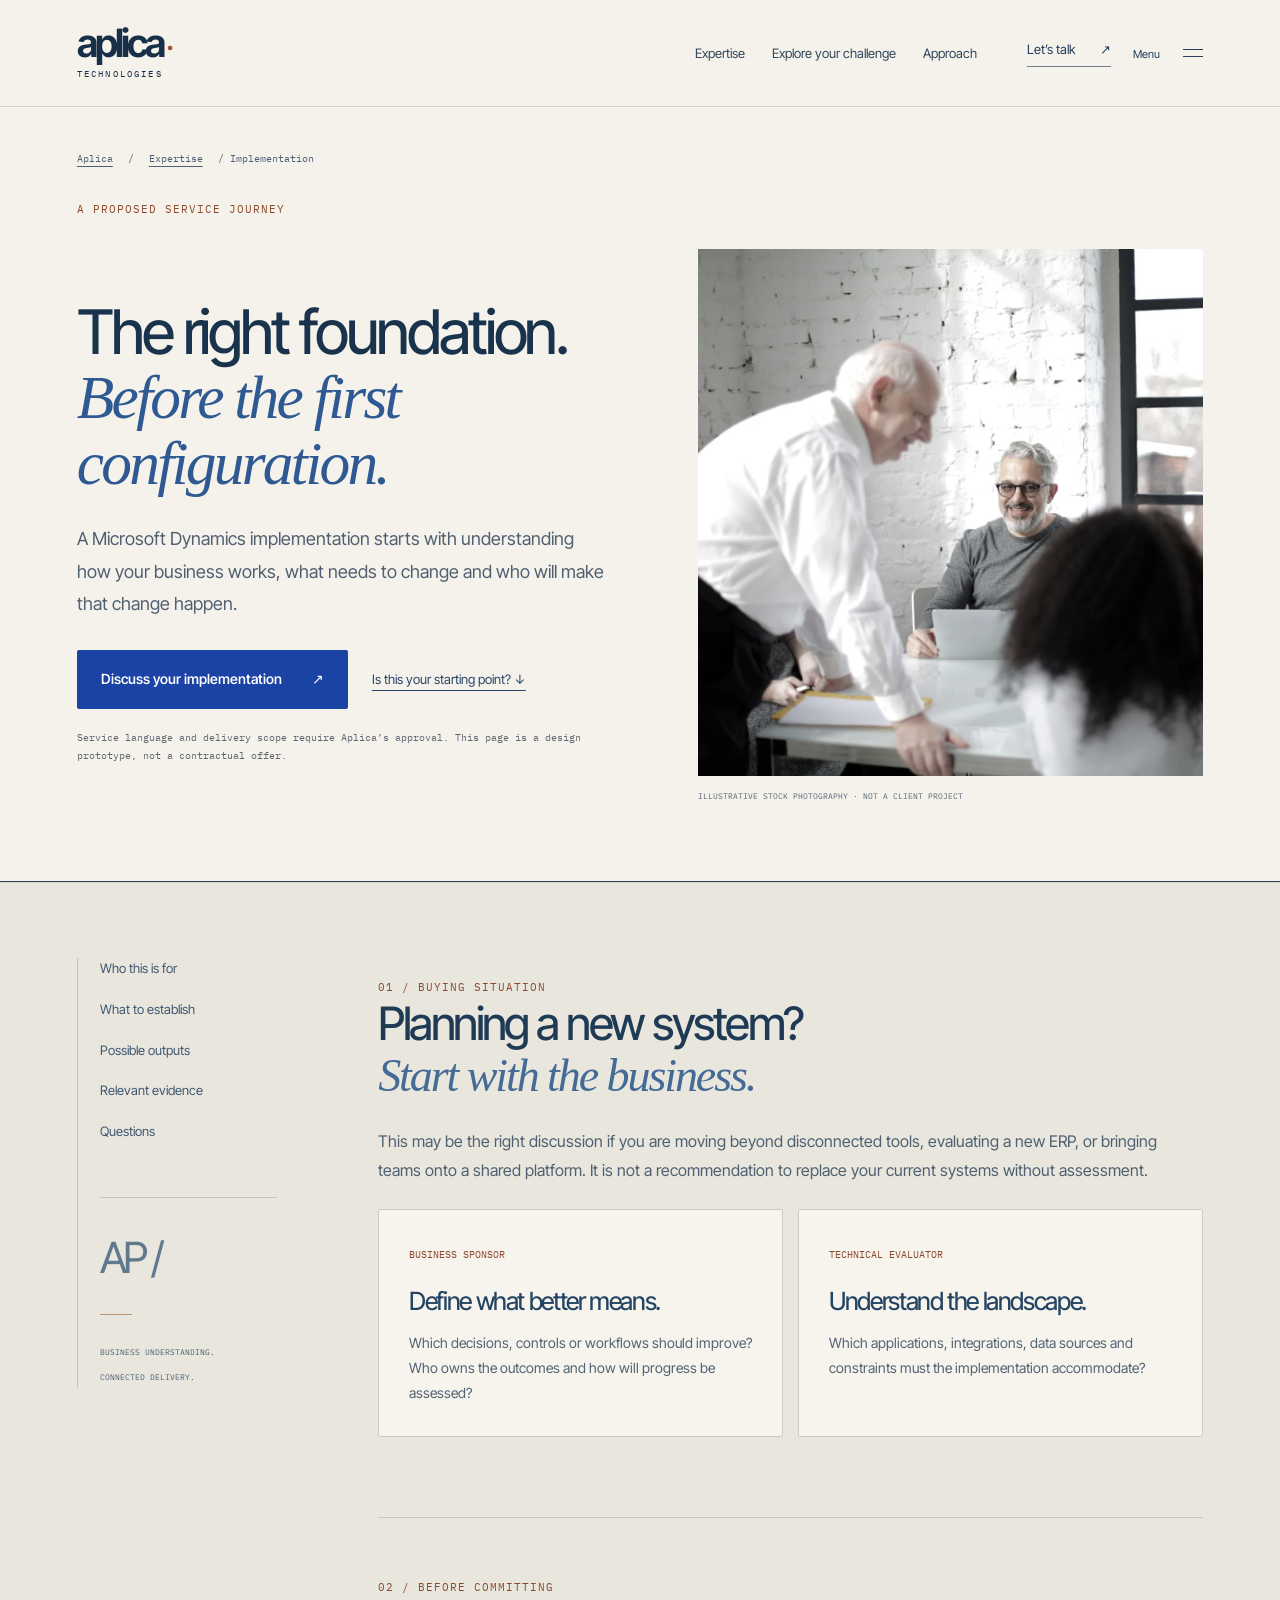
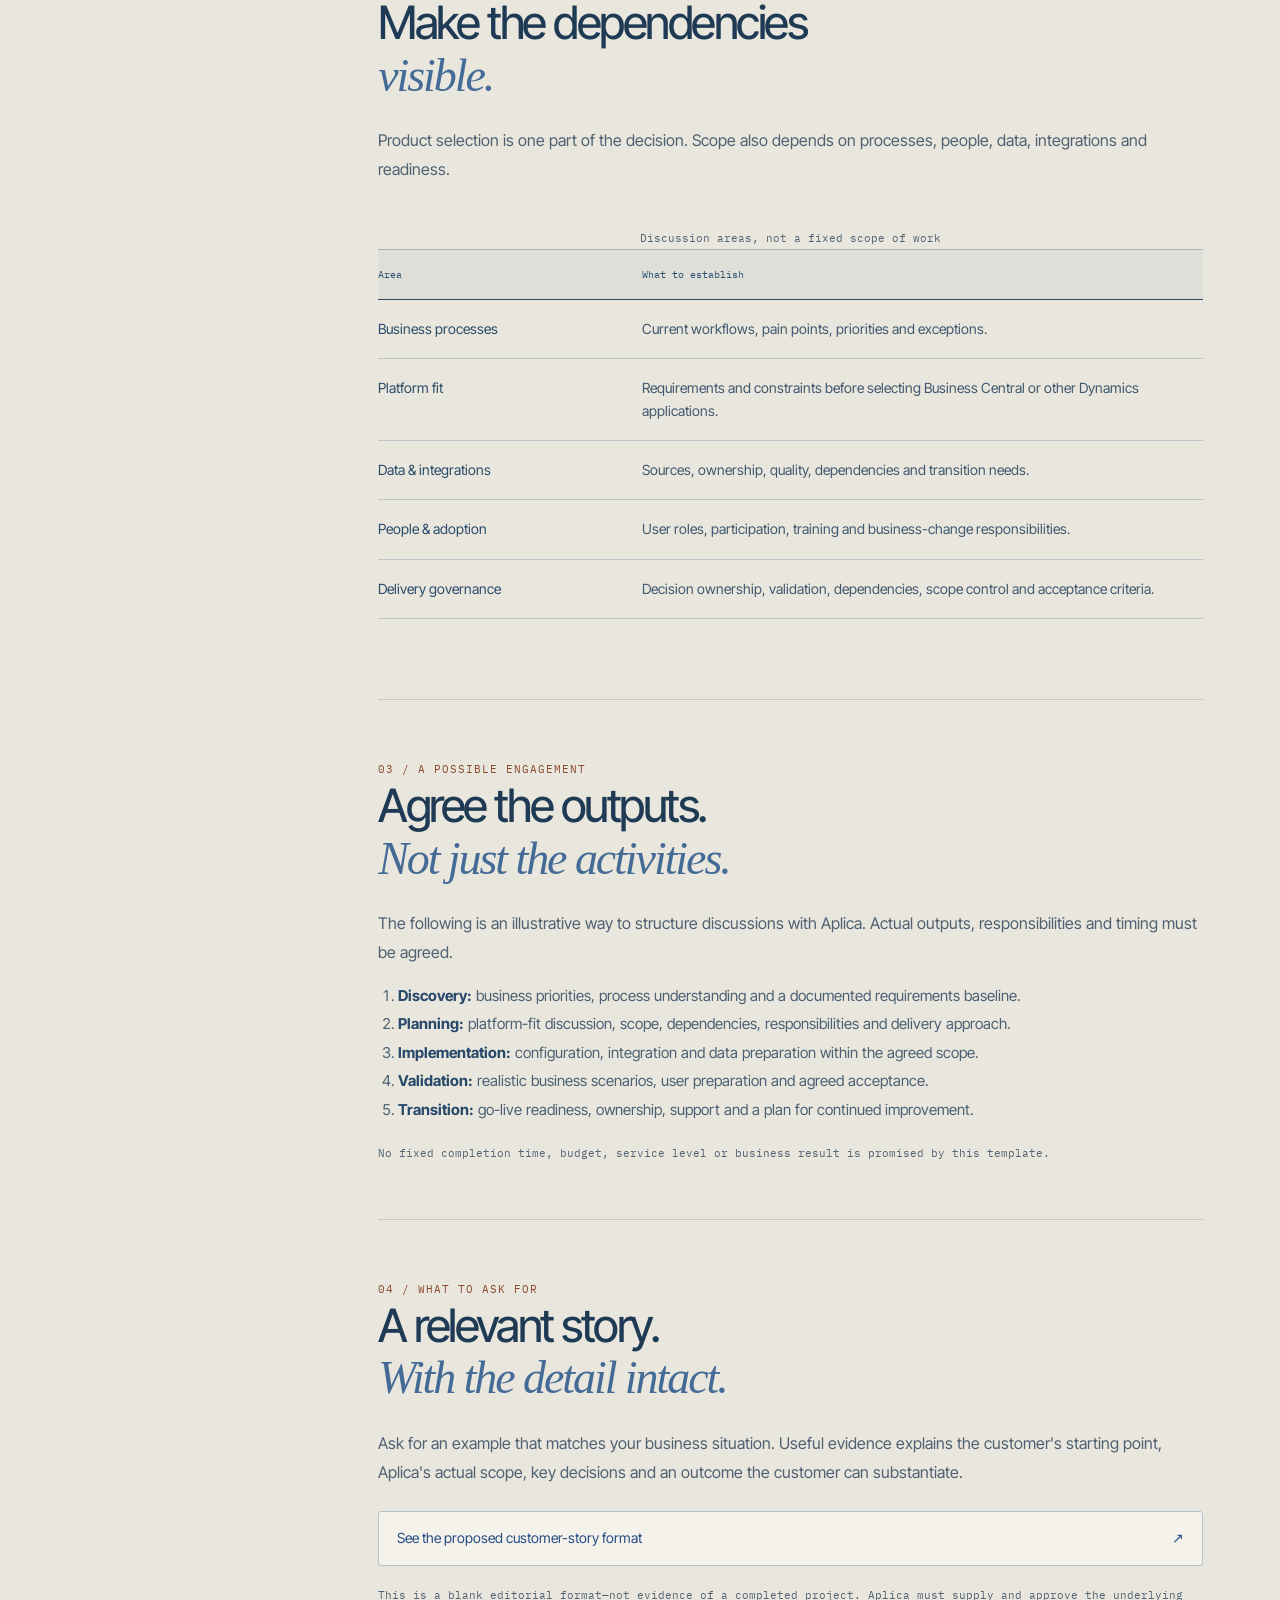
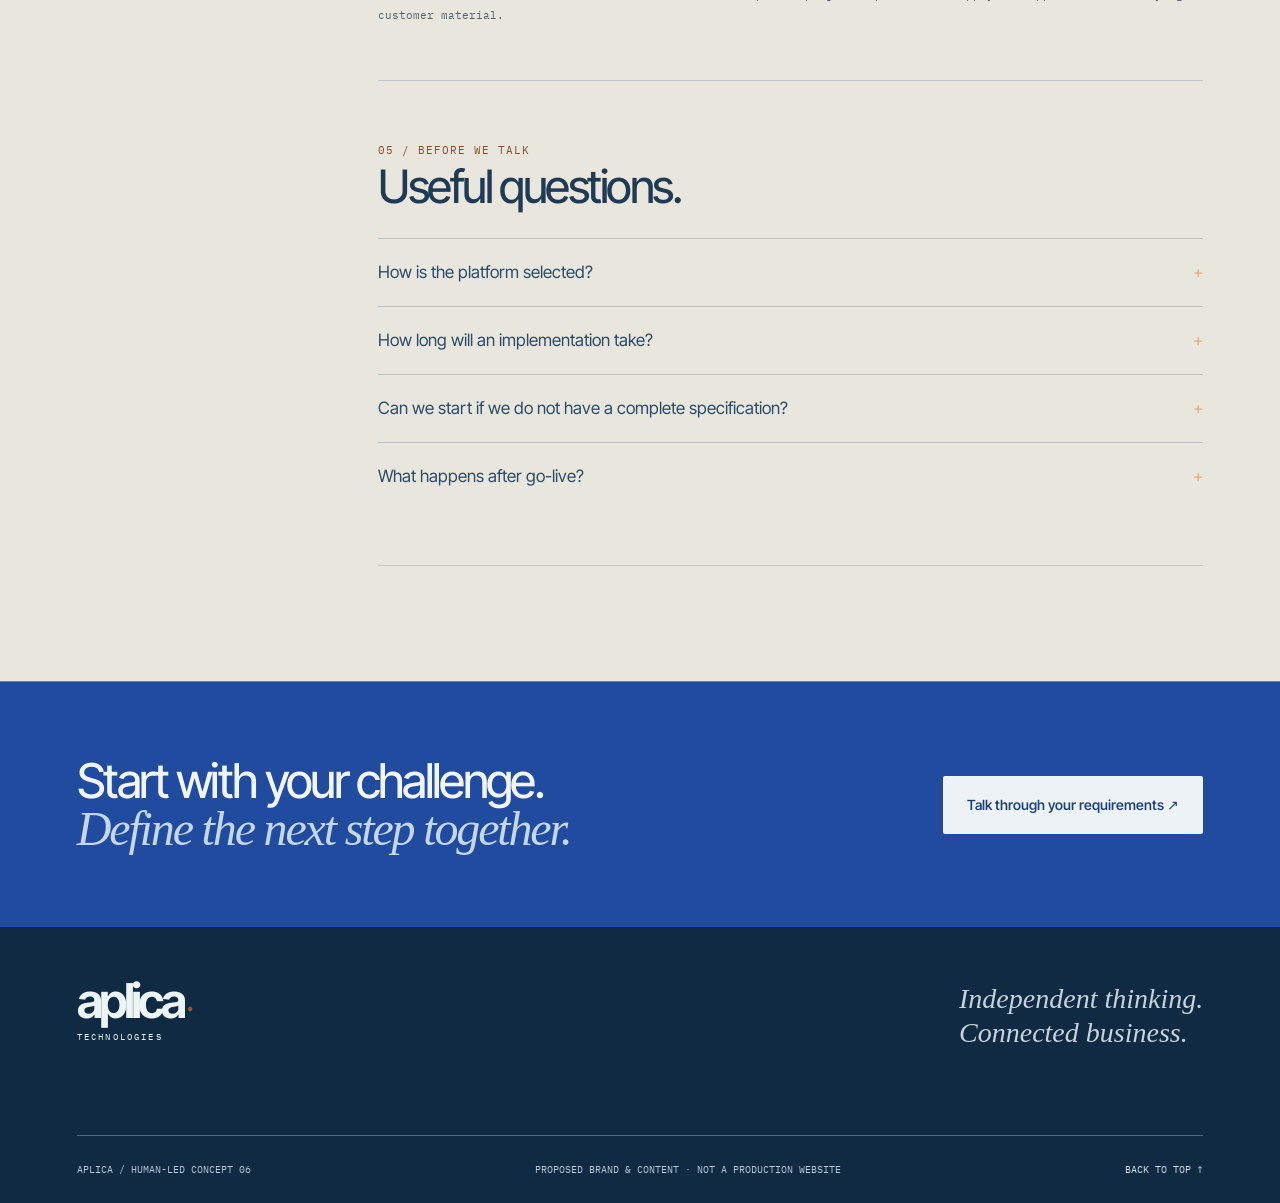
<file: implementation.html>
<!DOCTYPE html>

<html lang="en"><head><meta charset="utf-8"/><meta content="width=device-width,initial-scale=1" name="viewport"/><meta content="noindex,nofollow" name="robots"/><meta content="same-origin" name="view-transition"/><meta content="#f5f2eb" name="theme-color"/><title>Implementation approach — Aplica design preview</title><meta content="A human-led website design preview for Aplica Technologies. Illustrative stock imagery, not Aplica personnel or customers." name="description"/><link href="cinema.06dc7580fa.css" rel="stylesheet"/><script defer="" src="pages.219e6dc296.js"></script></head>
<body class="human-implementation"><a class="skip" href="#main">Skip to content</a><div aria-hidden="true" class="reading-line"></div><header class="header"><a aria-label="Aplica home" class="wordmark" href="index.html#home">aplica<span>·</span><small>TECHNOLOGIES</small></a><nav aria-label="Primary navigation" class="quick-nav"><a href="index.html#expertise">Expertise</a><a href="index.html#context">Explore your challenge</a><a href="index.html#approach">Approach</a></nav><div class="header-actions"><a class="header-talk" href="index.html#contact">Let’s talk <span>↗</span></a><button aria-controls="menu" aria-expanded="false" aria-label="Open navigation menu" id="menu-toggle"><span class="menu-label">Menu</span><i></i><i></i></button></div></header>
<dialog aria-label="Site navigation" id="menu"><div class="menu-meta">APLICA / EXPLORE</div><nav><a href="index.html#expertise"><small>01</small>Expertise <span>↗</span></a><a href="index.html#context"><small>02</small>Business context <span>↗</span></a><a href="index.html#approach"><small>03</small>Our approach <span>↗</span></a><a href="index.html#contact"><small>04</small>Let’s talk <span>↗</span></a></nav><div class="menu-bottom"><span>HUMAN-LED DIRECTION / ENGLISH PREVIEW</span><button id="menu-close">Close menu ×</button></div></dialog>
<main class="detail-page" id="main"><section class="detail-hero section-pad"><div class="breadcrumb"><a href="index.html">Aplica</a><span>/</span><a href="index.html#expertise">Expertise</a><span>/ Implementation</span></div><p class="kicker" style="margin-top:35px">A PROPOSED SERVICE JOURNEY</p><div class="detail-hero-layout"><div class="detail-hero-copy"><h1>The right foundation.<br/><em>Before the first configuration.</em></h1><p class="detail-intro">A Microsoft Dynamics implementation starts with understanding how your business works, what needs to change and who will make that change happen.</p><div class="hero-actions"><a class="hero-cta" href="index.html#contact">Discuss your implementation <span>↗</span></a><a class="hero-secondary" href="#fit">Is this your starting point? ↓</a></div><p class="caption">Service language and delivery scope require Aplica’s approval. This page is a design prototype, not a contractual offer.</p></div><figure class="detail-art"><img alt="Illustrative stock photograph of colleagues collaborating; not Aplica personnel or a customer project" fetchpriority="high" height="1200" src="assets/conversation.webp" width="1800"/><figcaption>ILLUSTRATIVE STOCK PHOTOGRAPHY · NOT A CLIENT PROJECT</figcaption></figure></div></section><div class="detail-grid section-pad"><nav aria-label="On this page" class="detail-subnav"><a href="#fit">Who this is for</a><a href="#scope">What to establish</a><a href="#deliverables">Possible outputs</a><a href="#evidence">Relevant evidence</a><a href="#questions">Questions</a><div aria-hidden="true" class="sidebar-signature"><span>AP /</span><i></i><small>BUSINESS UNDERSTANDING.<br/>CONNECTED DELIVERY.</small></div></nav><div class="detail-content"><section id="fit"><p class="kicker">01 / BUYING SITUATION</p><h2>Planning a new system?<br/><em>Start with the business.</em></h2><p>This may be the right discussion if you are moving beyond disconnected tools, evaluating a new ERP, or bringing teams onto a shared platform. It is not a recommendation to replace your current systems without assessment.</p><div class="detail-cards"><article class="detail-card"><span>BUSINESS SPONSOR</span><h3>Define what better means.</h3><p>Which decisions, controls or workflows should improve? Who owns the outcomes and how will progress be assessed?</p></article><article class="detail-card"><span>TECHNICAL EVALUATOR</span><h3>Understand the landscape.</h3><p>Which applications, integrations, data sources and constraints must the implementation accommodate?</p></article></div></section><section id="scope"><p class="kicker">02 / BEFORE COMMITTING</p><h2>Make the dependencies<br/><em>visible.</em></h2><p>Product selection is one part of the decision. Scope also depends on processes, people, data, integrations and readiness.</p><table class="detail-table"><caption class="caption">Discussion areas, not a fixed scope of work</caption><thead><tr><th>Area</th><th>What to establish</th></tr></thead><tbody><tr><td>Business processes</td><td>Current workflows, pain points, priorities and exceptions.</td></tr><tr><td>Platform fit</td><td>Requirements and constraints before selecting Business Central or other Dynamics applications.</td></tr><tr><td>Data &amp; integrations</td><td>Sources, ownership, quality, dependencies and transition needs.</td></tr><tr><td>People &amp; adoption</td><td>User roles, participation, training and business-change responsibilities.</td></tr><tr><td>Delivery governance</td><td>Decision ownership, validation, dependencies, scope control and acceptance criteria.</td></tr></tbody></table></section><section id="deliverables"><p class="kicker">03 / A POSSIBLE ENGAGEMENT</p><h2>Agree the outputs.<br/><em>Not just the activities.</em></h2><p>The following is an illustrative way to structure discussions with Aplica. Actual outputs, responsibilities and timing must be agreed.</p><ol><li><strong>Discovery:</strong> business priorities, process understanding and a documented requirements baseline.</li><li><strong>Planning:</strong> platform-fit discussion, scope, dependencies, responsibilities and delivery approach.</li><li><strong>Implementation:</strong> configuration, integration and data preparation within the agreed scope.</li><li><strong>Validation:</strong> realistic business scenarios, user preparation and agreed acceptance.</li><li><strong>Transition:</strong> go-live readiness, ownership, support and a plan for continued improvement.</li></ol><p class="caption">No fixed completion time, budget, service level or business result is promised by this template.</p></section><section id="evidence"><p class="kicker">04 / WHAT TO ASK FOR</p><h2>A relevant story.<br/><em>With the detail intact.</em></h2><p>Ask for an example that matches your business situation. Useful evidence explains the customer's starting point, Aplica's actual scope, key decisions and an outcome the customer can substantiate.</p><a class="case-template-link page-link" href="case-study.html">See the proposed customer-story format <span>↗</span></a><p class="caption">This is a blank editorial format—not evidence of a completed project. Aplica must supply and approve the underlying customer material.</p></section><section id="questions"><p class="kicker">05 / BEFORE WE TALK</p><h2>Useful questions.</h2><details><summary>How is the platform selected?</summary><p>Establish requirements, complexity, integration needs, current tools and constraints. Product fit needs a technical and commercial assessment rather than a decision based on a website diagram.</p></details><details><summary>How long will an implementation take?</summary><p>Timing depends on scope, data readiness, integrations, user availability and governance. Discuss these dependencies before accepting a schedule.</p></details><details><summary>Can we start if we do not have a complete specification?</summary><p>A description of the business, current landscape, main challenges and intended outcomes can start the conversation. Discovery can clarify what still needs to be defined.</p></details><details><summary>What happens after go-live?</summary><p>Agree support ownership, training and improvement responsibilities as part of the engagement. This prototype does not imply a particular support agreement.</p></details></section></div></div><section class="detail-close"><h2>Start with your challenge.<br/><em>Define the next step together.</em></h2><a class="hero-cta" href="index.html#contact">Talk through your requirements ↗</a></section></main><footer class="section-pad"><div class="footer-top"><a class="wordmark" href="index.html#home">aplica<span>·</span><small>TECHNOLOGIES</small></a><p>Independent thinking.<br/>Connected business.</p></div><div class="footer-bottom"><span>APLICA / HUMAN-LED CONCEPT 06</span><span>PROPOSED BRAND &amp; CONTENT · NOT A PRODUCTION WEBSITE</span><a href="index.html#home">BACK TO TOP ↑</a></div></footer>
</body></html>
</file>
<file: cinema.06dc7580fa.css>
@font-face{font-family:Inter;src:url('assets/fonts/inter-tight-variable-latin.woff2');font-display:swap}@font-face{font-family:Serif;src:url('assets/fonts/instrument-serif-italic-400-latin.woff2');font-style:italic;font-display:swap}@font-face{font-family:Mono;src:url('assets/fonts/ibm-plex-mono-normal-400-latin.woff2');font-display:swap}:root{--ink:#080e18;--surface:#101a28;--white:#e9eff4;--muted:#8798ac;--line:#293545;--blue:#306bff;--signal:#e4b08a;--ease:cubic-bezier(.19,1,.22,1)}*{box-sizing:border-box}html{scroll-behavior:smooth;scroll-padding-top:85px}body{background:var(--ink);color:var(--white);margin:0;font:16px/1.6 Inter,Arial,sans-serif}a{color:inherit;text-decoration:none}button,input,textarea{font:inherit}button{cursor:pointer}button,a,input,textarea{outline-offset:6px}button:focus-visible,a:focus-visible,input:focus-visible,textarea:focus-visible{outline:2px solid var(--signal)}h1,h2,h3,p{margin:0}h1,h2,h3{font-weight:450;letter-spacing:-.055em;line-height:.98}h1{font-size:clamp(65px,7.5vw,120px)}h2{font-size:clamp(52px,6.5vw,100px)}em{font-family:Serif,Georgia,serif;font-weight:400;letter-spacing:-.045em}p{color:var(--muted)}.section-pad{padding-left:6%;padding-right:6%}.kicker,.tiny{font:9px/1.7 Mono,monospace;letter-spacing:.09em}.kicker{color:var(--signal)}.tiny{color:var(--muted);font-size:8px}.reading-line{position:fixed;top:0;left:0;width:100%;height:2px;transform:scaleX(0);transform-origin:left;background:var(--signal);z-index:100;pointer-events:none}.header{position:absolute;left:0;right:0;top:0;z-index:20;display:flex;align-items:center;justify-content:space-between;padding:28px 6%;gap:25px}.wordmark{position:relative;font-size:39px;font-weight:650;letter-spacing:-.075em;line-height:.8;display:inline-block}.wordmark>span{color:var(--signal);font-size:28px;margin-left:3px}.wordmark small{display:block;letter-spacing:.24em;font:7px Mono,monospace;margin-top:10px}.header-center{font:8px/1.6 Mono,monospace;letter-spacing:.1em;color:#aab7c6;margin-left:12%}.header-actions{display:flex;gap:30px;align-items:center;font-size:12px}.header-talk{display:flex;gap:25px;border-bottom:1px solid #768494;padding-bottom:6px}.header-actions button{background:none;color:inherit;border:0}.header #motion-toggle{font:8px Mono,monospace;color:var(--muted);padding:10px 0}.header #motion-toggle span{color:var(--signal);padding-left:7px}#menu-toggle{position:relative;width:70px;height:32px;display:grid;justify-items:end;align-content:center;gap:6px;padding:0}.menu-label{position:absolute;left:0;top:9px;font-size:10px}#menu-toggle i{display:block;width:20px;height:1px;background:white;transition:transform .3s}#menu-toggle:hover i:first-of-type{transform:translateX(-4px)}.opening{height:215svh;position:relative}.stage{height:100svh;min-height:650px;position:sticky;top:0;isolation:isolate;overflow:hidden;background:#080e18}.stage-grid{position:absolute;inset:0;background-image:linear-gradient(#35445b12 1px,transparent 1px),linear-gradient(90deg,#35445b12 1px,transparent 1px);background-size:100px 100px;mask-image:linear-gradient(90deg,transparent,#000);z-index:-2}#system-scene{position:absolute;inset:0;width:100%;height:100%;z-index:-1}.stage-shade{position:absolute;inset:0;z-index:-1;background:linear-gradient(90deg,#080e18e8 0%,#080e18c0 32%,transparent 68%);pointer-events:none}.hero-copy{position:absolute;left:6%;top:50%;transform:translateY(-43%);width:85%;max-width:1120px;will-change:opacity,transform}.hero-copy h1{margin:28px 0 27px}.hero-copy h1 em{color:#c0ccda}.hero-description{font-size:17px;line-height:1.6;color:#9baabd;max-width:390px}.hero-copy .kicker{font-size:8px;display:flex;align-items:center;gap:10px}.hero-copy .kicker>span{width:5px;height:5px;background:var(--signal);border-radius:50%}.round-link{display:inline-flex;align-items:center;gap:14px;font-size:11px;margin-top:30px}.round-arrow{display:grid;place-items:center;width:42px;height:42px;border:1px solid #5a6a7b;border-radius:50%;font-size:18px;transition:background .3s,transform .5s var(--ease)}.round-link:hover .round-arrow{background:var(--blue);border-color:var(--blue);transform:rotate(45deg)}.second-copy{opacity:0;pointer-events:none}.second-title{font-size:clamp(62px,7.5vw,116px);letter-spacing:-.06em;color:white;line-height:1.02;margin:25px 0}.second-title em{color:var(--signal)}.scene-side{position:absolute;right:3%;top:48%;font:7px Mono,monospace;writing-mode:vertical-rl;letter-spacing:.1em;color:#889aae;display:flex;align-items:center;gap:10px}.live-dot{display:inline-block;width:4px;height:4px;background:var(--signal);border-radius:50%}.scene-side b{font-weight:400;margin-top:25px;color:#d9e4ed}.scene-coordinate{position:absolute;right:11%;top:21%;font:8px/1.9 Mono,monospace;color:#7890aa;letter-spacing:.1em}.scene-coordinate>span{color:#c5d3e4}.stage-bottom{position:absolute;left:6%;right:6%;bottom:30px;display:flex;align-items:center;justify-content:space-between;font:8px Mono,monospace;color:#7e91aa;letter-spacing:.07em}.scroll-hint{display:flex;align-items:center;gap:14px}.scroll-track{height:35px;width:16px;border:1px solid #40516a;border-radius:15px;position:relative}.scroll-track i{position:absolute;width:2px;height:6px;left:6px;top:8px;background:var(--signal);animation:scroll-tick 1.8s ease infinite}.stage-count{display:flex;align-items:center;gap:12px;color:#bac7d6}.stage-count i{height:1px;width:80px;background:#3d4a5e}.stage-count b{font-weight:400;color:var(--signal)}.intro{padding-top:130px;padding-bottom:110px;background:#0c1421;border-top:1px solid #1a283a}.intro-label{display:flex;justify-content:space-between;align-items:center;margin-bottom:45px}.statement{font-size:clamp(40px,5.7vw,85px);line-height:1.15;max-width:1120px;letter-spacing:-.045em}.statement .word{color:#435166;transition:color .35s}.statement .word.lit{color:#e0e8f1}.intro-bottom{display:grid;grid-template-columns:.3fr 1.5fr 1fr;gap:9%;margin-top:60px;align-items:start}.intro-bottom>p{font-size:15px;max-width:470px;line-height:1.8}.intro-bottom>.tiny{text-align:right}.cross{font-size:27px;color:var(--signal)}.expertise{padding-top:100px;padding-bottom:70px;background:#e6ebec;color:#0d2037}.section-top{display:flex;justify-content:space-between}.expertise .kicker{color:#446284}.expertise .tiny{color:#63768c}.expertise-heading{display:flex;justify-content:space-between;align-items:end;gap:50px;margin:45px 0 60px}.expertise-heading h2{font-size:clamp(65px,7vw,105px)}.expertise-heading>p{color:#5e6e7d;font-size:14px;padding-bottom:8px}.service-list{border-top:1px solid #b8c4cc}.service-item{border-bottom:1px solid #b8c4cc}.service-button{position:relative;display:grid;grid-template-columns:70px 1fr 80px;align-items:center;gap:20px;width:100%;background:none;border:0;text-align:left;padding:30px 0;color:#142b44;overflow:hidden;transition:color .3s,padding .6s var(--ease)}.service-button:before{content:'';position:absolute;inset:0;background:#d8e1e8;transform:scaleY(0);transform-origin:bottom;transition:transform .55s var(--ease);z-index:0}.service-button>span{position:relative}.service-num{font:10px Mono,monospace;align-self:start;padding-top:15px;color:#56728e}.service-name{font-size:clamp(38px,5vw,73px);letter-spacing:-.045em;line-height:1.1;display:flex;align-items:center;justify-content:space-between;gap:25px}.service-name>span{font-size:12px;letter-spacing:0;line-height:1.5;color:#5c7185;margin-right:7%}.service-glyph{font-size:38px;justify-self:end;font-weight:300;transition:transform .5s var(--ease);transform-origin:center}.service-button:hover:before,.service-button:focus-visible:before,.service-button[aria-expanded=true]:before{transform:scaleY(1)}.service-button:hover{padding-inline:20px}.service-button[aria-expanded=true] .service-glyph{transform:rotate(90deg)}.service-inside{display:grid;grid-template-columns:1.2fr 1fr;gap:20px 9%;padding:15px 9% 35px;animation:arrive .55s var(--ease)}.service-inside p{font-size:15px;color:#5c6d7d}.service-inside ul{margin:0;padding-left:18px;color:#3f5c78;font-size:12px;line-height:2}.service-inside a{font-size:12px;color:#164cc8;text-decoration:underline;text-underline-offset:5px}.service-footer{display:flex;align-items:center;gap:30px;flex-wrap:wrap;margin-top:35px}.service-footer>span{font-size:14px;color:#526980}.service-footer>p{margin-left:auto;text-align:right;color:#738295;font:8px/1.8 Mono,monospace}.context{padding-top:110px;overflow:hidden}.context-top h2{margin:35px 0 28px}.context-top>p:not(.kicker){font-size:15px}.context-window{margin-top:55px;overflow-x:auto;scrollbar-width:none;scroll-snap-type:x mandatory;overscroll-behavior-x:contain}.context-window::-webkit-scrollbar{display:none}.context-rail{display:flex;gap:25px;padding:0 6% 10px;width:max-content}.context-card{width:min(38vw,510px);min-width:340px;scroll-snap-align:center;background:#111e30;border:1px solid #25364b;padding:28px;transition:background .5s,transform .5s var(--ease)}.card-meta{display:flex;justify-content:space-between;font:8px Mono,monospace;color:#92a5be;letter-spacing:.08em}.card-meta>span:last-child{font:19px Inter,sans-serif;color:var(--signal)}.card-art{height:220px;position:relative;margin:25px 0;perspective:600px}.rental-art span{position:absolute;left:50%;top:45%;width:150px;height:110px;border:1px solid #5680c0;transform:translate(-50%,-50%) rotateX(58deg) rotateZ(-32deg);transition:transform 1s var(--ease)}.rental-art span:nth-child(1){margin-top:-45px;border-color:#adc6ef}.rental-art span:nth-child(3){margin-top:45px;border-color:#2b466e}.rental-art i{height:110px;width:1px;background:var(--signal);position:absolute;left:50%;top:30%;transform:rotate(25deg)}.trade-art{display:grid;grid-template-columns:repeat(3,55px);align-content:center;justify-content:center;gap:15px;transform:rotate(-18deg) skew(10deg);transform-style:preserve-3d}.trade-art span{width:55px;height:55px;border:1px solid #6e94cf;transition:transform .7s var(--ease),background .5s}.trade-art span:nth-child(2){background:#306bff55;border-color:#78a1e1}.trade-art span:nth-child(6){border-color:var(--signal)}.region-art span{position:absolute;width:160px;height:160px;border:1px solid #446b9f;border-radius:50%;left:50%;top:50%;transform:translate(-50%,-50%) rotateX(35deg);transition:transform 1s var(--ease)}.region-art span:nth-child(2){width:110px;height:110px;border-color:#6792d4}.region-art span:nth-child(3){width:50px;height:50px;border-color:var(--signal)}.region-art i{position:absolute;width:6px;height:6px;background:var(--signal);left:50%;top:50%;border-radius:50%}.context-card h3{font-size:46px;margin-bottom:25px}.context-card h3 em{color:#a8c2e8}.context-card>p{font-size:14px;max-width:340px;min-height:68px}.context-card>a{border-top:1px solid #30415b;margin-top:25px;padding-top:20px;display:flex;justify-content:space-between;font-size:11px}.context-card>a span{color:var(--signal)}.context-controls{display:flex;justify-content:space-between;align-items:center;gap:30px;margin:30px 0 80px}.context-controls>div{display:flex;gap:10px}.context-controls button{width:44px;height:44px;background:none;border:1px solid #3b506c;color:white;border-radius:50%;font-size:18px;transition:background .3s}.context-controls button:hover{background:var(--blue)}.context-card:hover{background:#162941}.context-card:hover .rental-art span:nth-child(1){transform:translate(-50%,-65%) rotateX(58deg) rotateZ(-32deg)}.context-card:hover .trade-art span:nth-child(odd){transform:translateY(-10px)}.context-card:hover .region-art span:first-child{transform:translate(-50%,-50%) rotateX(65deg) rotateY(20deg)}.approach{background:#0d1827;padding-top:85px;overflow:clip}.approach-intro h2{margin-top:30px}.process-layout{display:grid;grid-template-columns:1fr 1fr;gap:10%;align-items:start;margin-top:70px}.process-visual{height:min(450px,40vw);position:sticky;top:100px;isolation:isolate;margin-top:20px}.process-orbit{position:absolute;left:50%;top:45%;width:75%;height:75%;border:1px solid #334b6a;border-radius:50%;transform:translate(-50%,-50%) rotateX(55deg) rotateZ(25deg);transition:transform 1s var(--ease),border-color .6s}.o2{transform:translate(-50%,-50%) rotateY(55deg) rotateZ(-25deg);border-color:#436b9e}.o3{transform:translate(-50%,-50%) rotateX(-35deg) rotateY(50deg);border-color:#a38068}.process-center{position:absolute;top:41%;left:50%;transform:translate(-50%,-50%);font-size:80px;letter-spacing:-.07em;font-weight:550;color:#d1e0f3}.process-center>span{font:8px Mono,monospace;white-space:nowrap;position:absolute;top:115%;left:50%;transform:translateX(-50%);color:var(--signal);letter-spacing:.08em}.process-corner{position:absolute;font:7px Mono,monospace;color:#5f7796;letter-spacing:.1em}.pc1{left:0;top:10%}.pc2{right:0;top:40%}.pc3{left:13%;bottom:7%}.process-steps article{padding:30px 0 65px;border-top:1px solid #2a3d56;min-height:280px;opacity:.45;transition:opacity .5s}.process-steps article.is-current{opacity:1}.process-steps article>span{font:9px Mono,monospace;color:var(--signal)}.process-steps h3{font-size:54px;margin:20px 0}.process-steps p{font-size:15px;max-width:370px}.process-note{font:8px/1.9 Mono,monospace;padding-bottom:60px;max-width:900px;color:#6d829b}.evidence{padding-top:110px;padding-bottom:110px;background:#e6ebec;color:#102740}.evidence .kicker{color:#5c7086}.evidence-grid{display:grid;grid-template-columns:1fr 1fr;gap:12%;margin-top:40px}.evidence h2{font-size:clamp(45px,5vw,73px)}.evidence p{font-size:14px;color:#607184;margin-bottom:25px}.evidence .large-text{font-size:22px;color:#254361;line-height:1.5}.line-link{font-size:12px;display:inline-block;border-bottom:1px solid #8b9dae;padding-bottom:8px}.evidence-note{display:block;margin-top:25px;font:8px/1.8 Mono,monospace;color:#7b8b99}.contact{padding-top:90px;padding-bottom:90px;background:#102c76}.contact-top{display:flex;justify-content:space-between;gap:20px}.contact .tiny{color:#91a8d9}.contact h2{font-size:clamp(75px,11vw,172px);margin:55px 0 60px;position:relative;line-height:.95}.contact h2 em{color:#a3c0ff}.contact-arrow{position:absolute;right:3%;top:5%;font-size:.65em;font-family:Inter,sans-serif;font-weight:300;transition:transform .8s var(--ease)}.contact:focus-within .contact-arrow{transform:translate(15px,-15px)}.contact-bottom{display:grid;grid-template-columns:1fr 1fr;gap:15%}.contact-bottom>div>p{font-size:16px;color:#a6b9dd;line-height:1.7}.email-link{display:inline-block;font-size:20px;margin-top:27px;border-bottom:1px solid #6e8abf;padding-bottom:8px}.contact-bottom>div>.tiny{display:block;margin-top:20px;font-size:7px}.form-row{display:grid;grid-template-columns:1fr 1fr;gap:25px}label{display:block;font-size:10px;color:#b3c7ed;margin-bottom:7px}input,textarea{background:none;border:0;border-bottom:1px solid #5475b4;color:white;border-radius:0;width:100%;padding:8px 0 13px;margin-bottom:28px;transition:border-color .3s}input:focus,textarea:focus{border-color:var(--signal)}input:focus-visible,textarea:focus-visible{outline-offset:8px}.submit-button{display:flex;justify-content:space-between;align-items:center;width:100%;padding:15px 20px;background:#e6eefb;border:0;color:#123078;font-size:12px}.submit-button>span{font-size:20px;transition:transform .4s var(--ease)}.submit-button:hover>span{transform:translate(4px,-4px)}.form-disclosure{font-size:9px;color:#9eb4de;margin-top:15px}#form-status{font-size:12px;color:#c8d8f4;margin-top:15px}footer{padding-top:65px;padding-bottom:25px}.footer-top{display:flex;justify-content:space-between;align-items:start;gap:30px;margin-bottom:65px}.footer-top>p{font-size:20px;color:#9bacbf;line-height:1.4}.footer-top>button{background:none;border:0;border-bottom:1px solid #596b81;padding:0 0 7px;color:#bdc9d8;font-size:11px}.footer-bottom{display:flex;justify-content:space-between;gap:25px;border-top:1px solid #2b3a50;padding-top:25px;font:7px/1.7 Mono,monospace;color:#61758f}.skip{position:fixed;left:20px;top:-100px;background:white;color:#11263f;padding:15px;z-index:110}.skip:focus{top:15px}dialog{color:#e9eff4;background:#101e31;border:1px solid #3e5676;padding:45px;max-width:620px}dialog::backdrop{background:#040b16d9;backdrop-filter:blur(10px)}#design-notes h2{font-size:56px;margin:25px 0}#design-notes p:not(.kicker){font-size:14px;margin:20px 0;color:#9eb0c7}#close-notes{position:absolute;right:20px;top:12px;background:none;border:0;font-size:28px;color:white}#menu{position:fixed;inset:0;max-width:none;max-height:none;width:100%;height:100%;padding:8% 12%;background:#112a57;border:0;margin:0}#menu[open]{display:flex;flex-direction:column;justify-content:center;animation:menu-in .7s var(--ease)}.menu-meta{font:9px Mono,monospace;color:#8aa6d0;margin-bottom:40px}#menu nav{display:flex;flex-direction:column}#menu nav>a{display:flex;align-items:center;gap:30px;border-top:1px solid #3e557c;padding:20px 0;font-size:clamp(35px,5vw,72px);line-height:1.1;letter-spacing:-.04em;transition:color .3s,padding .5s var(--ease)}#menu nav>a small{font:9px Mono,monospace;color:var(--signal)}#menu nav>a>span{margin-left:auto;font-size:.7em;color:#8da9d7}#menu nav>a:hover{color:var(--signal);padding-left:15px}.menu-bottom{display:flex;justify-content:space-between;align-items:center;margin-top:40px;font:8px Mono,monospace;color:#819bc4;gap:20px}.menu-bottom button{background:none;border:1px solid #6d87af;color:white;padding:10px 16px;font-size:11px}.scene-fallback{display:none;position:absolute;right:12%;top:25%;width:30vw;height:40vw;perspective:700px;z-index:-1}.scene-fallback>div{position:absolute;inset:12%;border:1px solid #6790c5;transform:rotateX(55deg) rotateZ(35deg)}.scene-fallback>div:nth-child(2){transform:translateY(70px) rotateX(55deg) rotateZ(35deg);border-color:var(--signal)}.scene-fallback>div:nth-child(3){transform:translateY(-70px) rotateX(55deg) rotateZ(35deg)}.no-webgl .scene-fallback{display:block}.reveal-wait{opacity:0;transform:translateY(25px);transition:opacity .8s var(--ease),transform 1s var(--ease)}.reveal-wait.revealed{opacity:1;transform:none}[hidden]{display:none!important}.motion-paused .scroll-track i{animation-play-state:paused}@keyframes scroll-tick{0%,100%{transform:translateY(0);opacity:.5}50%{transform:translateY(8px);opacity:1}}@keyframes arrive{from{opacity:0;transform:translateY(15px)}to{opacity:1;transform:none}}@keyframes menu-in{from{clip-path:inset(0 0 100% 0)}to{clip-path:inset(0)}}
@media(min-width:1700px){.section-pad{padding-left:max(6%,calc((100vw - 1500px)/2));padding-right:max(6%,calc((100vw - 1500px)/2))}}@media(max-width:1000px){.header-center{display:none}.header-actions{gap:22px}.hero-copy h1{font-size:80px}.second-title{font-size:80px}.intro-bottom{grid-template-columns:.2fr 1.5fr 1fr;gap:7%}.service-name>span{margin-right:0;max-width:180px}.context-card{min-width:340px}.process-steps h3{font-size:46px}.evidence-grid{gap:7%}.contact-bottom{gap:8%}.contact h2{font-size:110px}.context-top h2{font-size:70px}}@media(max-width:640px){.header{padding-top:23px;gap:15px}.wordmark{font-size:33px}.wordmark small{font-size:6px}.header-actions{gap:15px}.header-talk{display:none}#menu-toggle{width:63px}.header #motion-toggle{font-size:7px}.opening{height:180svh}.stage{height:100svh;min-height:650px}.hero-copy{top:45%;transform:translateY(-38%);width:90%}.hero-copy h1{font-size:clamp(49px,11vw,72px);margin:24px 0}.hero-copy .kicker{font-size:7px}.hero-description{font-size:15px;color:#a0b0c4;max-width:260px}.second-title{font-size:clamp(48px,11vw,70px);margin:24px 0}.second-copy .kicker{max-width:260px}.round-link{margin-top:24px;font-size:11px}.round-arrow{width:38px;height:38px}.scene-coordinate{top:17%;right:9%;font-size:6px}.scene-side{font-size:6px;right:3%;top:57%}.stage-shade{background:linear-gradient(90deg,#080e18cd,transparent),linear-gradient(0deg,#080e18a0,transparent 70%)}.stage-bottom{font-size:6px;bottom:24px;gap:15px}.stage-bottom>span:nth-child(2){display:none}.stage-count i{width:40px}.scroll-hint{gap:10px}.intro{padding-block:65px}.intro-label{gap:20px;margin-bottom:30px}.kicker{font-size:8px}.tiny{font-size:7px}.intro-label>.tiny{display:none}.statement{font-size:39px;line-height:1.2}.intro-bottom{grid-template-columns:25px 1fr;gap:20px;margin-top:35px}.intro-bottom>p{font-size:14px}.intro-bottom>.tiny{grid-column:2;text-align:left}.expertise{padding-block:65px}.section-top .tiny{display:none}.expertise-heading{display:block;margin-top:30px;margin-bottom:35px}.expertise-heading h2{font-size:66px}.expertise-heading p{font-size:13px;margin-top:25px;line-height:1.8}.service-button{grid-template-columns:30px 1fr 30px;gap:12px;padding:25px 0}.service-name{display:block;font-size:45px}.service-name>span{display:block;font-size:11px;margin-top:10px;max-width:none}.service-num{font-size:8px;padding-top:8px}.service-glyph{font-size:29px}.service-button:hover{padding-inline:0}.service-inside{grid-template-columns:1fr;padding-left:42px;padding-right:10px;gap:20px}.service-inside p{font-size:14px}.service-inside ul{font-size:11px}.service-footer{gap:15px;margin-top:25px}.service-footer>span{font-size:11px}.service-footer>p{text-align:left;margin:5px 0 0;font-size:7px;flex-basis:100%}.context{padding-top:65px}.context-top h2{font-size:50px;margin-top:25px}.context-top p:not(.kicker){font-size:14px}.context-window{margin-top:30px}.context-rail{gap:15px}.context-card{min-width:0;width:83vw;padding:23px}.card-art{height:190px}.context-card h3{font-size:42px}.context-card>p{font-size:13px;min-height:65px}.card-meta{font-size:7px}.context-controls{margin-bottom:55px;gap:15px}.context-controls>.tiny{font-size:6px;max-width:180px}.context-controls button{width:38px;height:38px}.approach{padding-top:60px}.approach-intro h2{font-size:48px}.process-layout{display:block;margin-top:30px}.process-visual{height:300px;position:relative;top:0;max-width:330px;margin:0 auto 40px}.process-center{font-size:65px}.process-steps article{min-height:0;padding:25px 0 35px;opacity:1}.process-steps h3{font-size:43px;margin:18px 0}.process-steps p{font-size:14px;max-width:none}.process-note{font-size:7px;padding-bottom:45px}.evidence{padding-block:65px}.evidence-grid{grid-template-columns:1fr;gap:30px;margin-top:30px}.evidence h2{font-size:50px}.evidence .large-text{font-size:20px}.evidence p{font-size:14px}.evidence-note{font-size:7px}.contact{padding-block:60px}.contact-top .tiny{display:none}.contact h2{font-size:clamp(60px,14vw,85px);margin:35px 0 40px}.contact-arrow{display:none}.contact-bottom{grid-template-columns:1fr;gap:35px}.contact-bottom>div>p{font-size:14px}.email-link{font-size:18px;margin-top:20px}.contact-bottom>div>.tiny{font-size:6px;margin-top:15px}.form-row{gap:20px}.contact label{font-size:9px}.form-disclosure{font-size:8px}footer{padding-top:45px}.footer-top{display:grid;grid-template-columns:1fr 1fr;gap:30px;margin-bottom:35px}.footer-top>p{font-size:16px}.footer-top>button{grid-column:1/-1;justify-self:start}.footer-bottom{flex-direction:column;gap:14px;font-size:6px}dialog{padding:30px;margin:20px;max-height:85svh;overflow:auto}#design-notes h2{font-size:45px}#design-notes p:not(.kicker){font-size:13px}#menu{padding:9%}#menu nav>a{font-size:38px;padding:23px 0;gap:18px}.menu-meta{font-size:8px}.menu-bottom{font-size:6px}.menu-bottom button{white-space:nowrap}.scene-fallback{right:5%;width:65vw;height:65vw;top:25%}}
@media(prefers-reduced-motion:reduce){html{scroll-behavior:auto}*,*:before,*:after{animation:none!important;transition:none!important}.opening{height:100svh;min-height:650px}.stage{position:relative}.first-copy{opacity:1!important;transform:translateY(-43%)!important}.second-copy{display:none!important}.statement .word{color:#e0e8f1}.reveal-wait{opacity:1!important;transform:none!important}.process-steps article{opacity:1!important}.context-window{scroll-behavior:auto}}
/* Keep every process step fully readable; emphasis must not hide content. */
.process-steps article{opacity:1}.process-steps article.is-current{border-top-color:var(--signal)}.process-steps article h3{transition:color .5s}.process-steps article.is-current h3{color:#d2e1f7}
@media(prefers-reduced-motion:reduce){.process-steps article h3{transition:none}}

/* Usability refinement: clear offering, quicker access, readable secondary text. */
.header{position:fixed;background:#080e18ed;border-bottom:1px solid #263447;padding-top:20px;padding-bottom:20px;backdrop-filter:blur(12px)}
.quick-nav{display:flex;align-items:center;gap:27px;font-size:13px;margin-left:auto;margin-right:25px}.quick-nav a{color:#aabbd0;transition:color .2s}.quick-nav a:hover,.quick-nav a[aria-current="location"]{color:#f0c09c}
.header-actions{gap:22px}.header-talk{font-size:13px}.header #motion-toggle{font-size:10px;min-height:44px}.menu-label{font-size:11px}#menu-toggle{min-height:44px}.menu-label{top:15px}
.opening{height:140svh}.stage{min-height:700px}.hero-copy{top:50%;max-width:1180px}.hero-copy h1{font-size:clamp(59px,6.45vw,104px);margin:24px 0 28px}.hero-copy h1 em{font-size:.94em}.hero-description{font-size:18px;max-width:480px;line-height:1.7;color:#acbbcd}.hero-copy .kicker{font-size:10px}
.hero-actions{display:flex;align-items:center;gap:25px;flex-wrap:wrap;margin-top:29px}.hero-cta{display:inline-flex;align-items:center;gap:30px;background:#d7e5f9;color:#102440;padding:15px 20px;font-size:14px;font-weight:550;min-height:50px;transition:background .25s}.hero-cta:hover{background:#fff}.hero-cta>span{transition:transform .3s}.hero-cta:hover>span{transform:translate(3px,-3px)}.hero-secondary{font-size:13px;color:#c2cfdf;text-decoration:underline;text-underline-offset:6px}.first-copy .hero-actions{position:relative;z-index:2}
.stage-bottom{font-size:10px}.scene-side{font-size:9px;color:#a7b7cc}.scene-coordinate{font-size:9px;color:#a7b7cc;top:22%}.scroll-hint{font-size:10px}.second-title{font-size:clamp(60px,6.8vw,102px)}
.orientation{display:flex;align-items:center;gap:30px;padding-top:23px;padding-bottom:23px;border-block:1px solid #2b3c52;background:#0e1929}.orientation>span{font-size:14px;color:#b4c4d6}.orientation>a{margin-left:auto;font-size:12px;color:#e4b08a;text-decoration:underline;text-underline-offset:5px}
.intro{padding-top:75px;padding-bottom:75px}.statement{font-size:clamp(38px,4.7vw,68px)}.statement .word{color:#8798ac}.statement .word.lit{color:#e9eff4}
.kicker{font-size:11px}.tiny{font-size:10px;color:#9aadc4}.service-num{font-size:11px;color:#425c76}.service-name>span{font-size:14px;color:#425a72}.service-inside p{color:#435b72}.service-inside li{font-size:14px}.service-inside a{font-size:14px}.service-footer>p{color:#4b6178;font-size:10px}.service-footer>span{font-size:15px;color:#425b73}.expertise .kicker{color:#425b73}.expertise .tiny{color:#4b6178}.expertise-heading>p{color:#4b6178;font-size:15px}
.card-meta{font-size:10px;color:#a7bad3}.context-card>a{font-size:13px}.context-card>p{font-size:15px}.context-controls>.tiny{font-size:10px;color:#9aadc4}
.process-note{font-size:11px;color:#9aadc4}.process-steps article>span{font-size:11px}.process-corner{color:#9aadc4;font-size:9px}.process-center>span{font-size:10px}.evidence{padding-top:75px;padding-bottom:75px}.evidence .kicker{color:#425b73}.evidence p{color:#4b6178;font-size:15px}.evidence .large-text{color:#254361;font-size:22px}.evidence-note{color:#4b6178;font-size:11px}.line-link{font-size:14px;min-height:32px}.evidence h2{font-size:clamp(44px,4.8vw,70px)}
.contact label{font-size:13px;color:#c5d6f3}.contact .tiny,.contact-bottom>div>.tiny{font-size:10px;color:#c0d1f1}.contact-top .kicker{font-size:11px}.form-disclosure{font-size:12px;color:#c0d1f1}.submit-button{font-size:14px;min-height:50px}.contact input,.contact textarea{min-height:44px}.contact .email-link{font-size:20px}
.footer-bottom{font-size:10px;color:#9aadc4}.footer-top>button{font-size:13px;min-height:44px}.wordmark small{font-size:9px}.menu-meta{font-size:11px;color:#b2c7e6}#menu nav>a small{font-size:11px}.menu-bottom{font-size:10px;color:#b2c7e6}.menu-bottom button{min-height:44px;font-size:13px}.reading-line{height:3px}
@media(max-width:1100px){.quick-nav{gap:18px;margin-right:15px}.quick-nav a{font-size:12px}.header-actions{gap:16px}.hero-copy h1{font-size:clamp(58px,6.8vw,84px)}}
@media(max-width:900px){.quick-nav{display:none}.header-talk{display:flex}.header{padding-top:15px;padding-bottom:15px}.orientation{flex-wrap:wrap;gap:15px 25px}.orientation>a{margin-left:0}}
@media(max-width:640px){.opening{height:100svh;min-height:720px}.stage{position:relative;min-height:720px}.hero-copy{top:44%;width:88%;transform:translateY(-32%)}.hero-copy h1{font-size:clamp(41px,10.7vw,62px);line-height:1.05;letter-spacing:-.055em}.hero-copy h1 em{font-size:1em}.hero-copy .kicker{font-size:9px}.hero-description{font-size:16px;max-width:330px}.hero-actions{gap:20px;margin-top:24px}.hero-cta{font-size:13px;padding:14px 17px;gap:22px}.hero-secondary{font-size:12px}.second-copy{display:none}.scene-coordinate{top:16%;font-size:8px}.scene-side{display:none}.stage-bottom{font-size:9px}.scroll-hint{font-size:9px}.header #motion-toggle{font-size:9px}.header-talk{font-size:12px;gap:10px}.header-actions{gap:14px}.header .wordmark{font-size:29px}.header .wordmark small{font-size:7px}.header #menu-toggle{width:24px}.menu-label{display:none}.orientation{gap:16px 21px;padding-top:20px;padding-bottom:20px}.orientation>span{font-size:12px}.orientation>a{flex-basis:100%;font-size:12px}.intro{padding-top:55px;padding-bottom:55px}.intro-bottom>p{font-size:15px}.intro-bottom>.tiny{font-size:10px}.statement{font-size:38px}.kicker{font-size:10px}.tiny{font-size:10px}.expertise-heading>p{font-size:15px}.service-num{font-size:10px}.service-name>span{font-size:13px}.service-inside p,.service-inside li{font-size:14px}.service-footer>p{font-size:10px}.service-footer>span{font-size:13px}.context-card>p{font-size:14px}.card-meta{font-size:9px}.context-controls>.tiny{font-size:9px}.context-controls button{width:44px;height:44px}.process-note{font-size:10px}.process-steps p{font-size:15px}.process-steps article>span{font-size:11px}.process-corner{font-size:9px}.process-center>span{font-size:10px}.evidence{padding-top:55px;padding-bottom:55px}.evidence p{font-size:15px}.evidence .large-text{font-size:20px}.evidence-note{font-size:10px}.contact label{font-size:12px}.contact-bottom>div>.tiny{font-size:9px}.form-disclosure{font-size:11px}.contact .email-link{font-size:19px}.footer-bottom{font-size:9px;gap:16px}.footer-top>button{font-size:13px}.wordmark small{font-size:8px}#menu .menu-meta{font-size:10px}#menu .menu-bottom{font-size:9px}.process-visual{margin-bottom:25px}}
@media(prefers-reduced-motion:reduce){.opening{height:100svh;min-height:720px}.stage{position:relative}.first-copy{opacity:1!important}.second-copy{display:none!important}.statement .word{color:#e9eff4}.hero-cta>span{transition:none}.service-button:hover{padding-inline:0}}
/* Keep body copy at readable contrast throughout entrance movement. */
.reveal-wait{opacity:1;transition:transform .7s var(--ease)}.reveal-wait.revealed{opacity:1}
.service-inside{animation:service-enter .45s var(--ease)}@keyframes service-enter{from{transform:translateY(10px)}to{transform:none}}@media(prefers-reduced-motion:reduce){.service-inside{animation:none}}

/* Advanced expertise explorer: one conceptual visual, full HTML explanation. */
.scenario-explorer{padding-top:95px;padding-bottom:95px;background:#0c1726}.explorer-heading{display:grid;grid-template-columns:1.4fr 1fr;gap:12%;align-items:end;margin:35px 0 45px}.explorer-heading h2{font-size:clamp(45px,5.2vw,80px)}.explorer-heading>p{max-width:360px;font-size:16px;line-height:1.8}.explorer-tabs{display:grid;grid-template-columns:repeat(4,1fr);border:1px solid #35465b}.explorer-tabs button{background:none;color:#b7c6da;border:0;border-right:1px solid #35465b;text-align:left;padding:20px 18px;font-size:13px;line-height:1.6;position:relative;min-height:80px;transition:background .25s,color .25s}.explorer-tabs button:last-child{border-right:0}.explorer-tabs button>span{font:10px Mono,monospace;color:#b7c6da;display:block;margin-bottom:6px}.explorer-tabs button[aria-selected=true]{background:#203d65;color:#fff}.explorer-tabs button[aria-selected=true]:after{content:'';position:absolute;left:0;right:0;bottom:0;height:2px;background:#e4b08a}.explorer-tabs button:hover{background:#172c48}.explorer-body{display:grid;grid-template-columns:1fr 1.15fr;border:1px solid #35465b;border-top:0}.explorer-visual{position:relative;min-height:570px;background:#0a1422;border-right:1px solid #35465b;overflow:hidden}.explorer-visual canvas{position:absolute;inset:0;width:100%;height:100%}.visual-caption{position:absolute;left:24px;right:24px;bottom:22px;display:flex;justify-content:space-between;gap:20px;font:9px/1.7 Mono,monospace;color:#a2b7d0}.visual-caption>span:last-child{color:#d4ae8f}.explorer-content{padding:42px}.explorer-content article:not([hidden]){animation:scenario-slide .5s var(--ease)}.explorer-content h3{font-size:43px;line-height:1.12;margin:24px 0}.explorer-content h3 em{color:#b5cdee}.scenario-intro{font-size:15px;color:#a2b4cc;line-height:1.8}.relationship-flow{padding:0;list-style:none;display:flex;flex-wrap:wrap;gap:9px;margin:25px 0;font-size:11px;color:#c6d6e8}.relationship-flow li{border:1px solid #4b607d;padding:8px 10px}.relationship-flow li+li:before{content:'→';color:#e4b08a;margin-right:9px}.discovery-question{padding:18px 0;border-block:1px solid #354b65;margin:24px 0}.discovery-question>span{font:9px Mono,monospace;color:#e4b08a}.discovery-question>p{font-size:17px;color:#e0e9f4;margin-top:10px}.scenario-scope{font-size:11px;color:#a2b4cc;line-height:1.8;margin-top:21px}.explorer-fallback{display:none;position:absolute;inset:15% 22% 22%;perspective:650px}.explorer-fallback i{position:absolute;inset:0;border:1px solid #87a7d2;transform:rotateX(30deg) rotateY(30deg)}.explorer-fallback i:nth-child(2){transform:translateY(35px) rotateX(30deg) rotateY(30deg);border-color:#e4b08a}.explorer-fallback i:nth-child(3){transform:translateY(-35px) rotateX(30deg) rotateY(30deg)}.no-webgl .explorer-fallback{display:block}.case-template-link{display:flex;align-items:center;justify-content:space-between;margin-top:25px;border:1px solid #9faebd;padding:15px 18px;color:#173c71;font-size:14px;gap:20px}.case-template-link:hover{background:#d8e1e8}.evidence .case-template-link>span{font-size:18px}
@keyframes scenario-slide{from{transform:translateX(10px)}to{transform:none}}
/* Cross-document transitions are optional. Normal links are the fallback. */
@view-transition{navigation:auto}::view-transition-old(root){animation:page-out .18s ease both}::view-transition-new(root){animation:page-in .45s var(--ease) both}@keyframes page-out{to{transform:translateY(-5px)}}@keyframes page-in{from{transform:translateY(12px)}to{transform:none}}
.detail-page{padding-top:115px}.detail-hero{padding-top:65px;padding-bottom:65px;border-bottom:1px solid #2e4057}.detail-hero h1{font-size:clamp(52px,6.1vw,92px);max-width:1100px;margin:30px 0}.detail-hero h1 em{color:#b5cdee}.detail-hero>.detail-intro{font-size:20px;line-height:1.7;max-width:690px;color:#aabed6}.breadcrumb{display:flex;gap:15px;font:10px Mono,monospace;color:#a6bcd8}.breadcrumb>a{text-decoration:underline;text-underline-offset:4px}.detail-hero .hero-actions{margin-top:30px}.detail-grid{display:grid;grid-template-columns:230px 1fr;gap:8%;padding-block:60px}.detail-subnav{position:sticky;top:125px;align-self:start;display:flex;flex-direction:column;gap:17px}.detail-subnav>a{font-size:13px;color:#aabed6}.detail-subnav>a:hover{color:#e4b08a}.detail-content>section{padding:20px 0 45px;margin-bottom:20px;border-bottom:1px solid #2e4057;scroll-margin-top:120px}.detail-content h2{font-size:43px;line-height:1.1;margin-bottom:25px}.detail-content h2 em{color:#b5cdee}.detail-content h3{font-size:26px;line-height:1.2;margin:25px 0 15px}.detail-content p{color:#aabed6;font-size:16px;line-height:1.8}.detail-content ul,.detail-content ol{padding-left:20px;color:#aabed6;font-size:15px;line-height:1.9}.detail-cards{display:grid;grid-template-columns:1fr 1fr;gap:15px;margin:25px 0}.detail-card{background:#101f34;border:1px solid #344b68;padding:23px}.detail-card>span{font:10px Mono,monospace;color:#e4b08a}.detail-card h3{font-size:23px;margin:20px 0 14px}.detail-card p{font-size:14px}.detail-table{width:100%;border-collapse:collapse;margin:25px 0;font-size:14px}.detail-table th,.detail-table td{padding:18px 18px 18px 0;text-align:left;vertical-align:top;border-bottom:1px solid #344b68}.detail-table th{font:10px Mono,monospace;color:#e4b08a}.detail-table td{color:#aabed6}.detail-table td:first-child{color:#e1eaf5;width:32%}.detail-content details{padding:20px 0;border-top:1px solid #344b68}.detail-content summary{cursor:pointer;list-style:none;display:flex;justify-content:space-between;gap:20px;font-size:17px}.detail-content summary:after{content:'+';color:#e4b08a}.detail-content details[open] summary:after{content:'−'}.detail-content details p{font-size:15px;margin-top:15px}.detail-close{padding:60px 6%;background:#142e68;display:flex;justify-content:space-between;align-items:center;gap:40px}.detail-close h2{font-size:44px;max-width:700px}.detail-close>a{white-space:nowrap}.template-banner{border:1px solid #6d593f;background:#30271f;color:#eac6a4;padding:16px 20px;font:11px/1.8 Mono,monospace;margin-top:30px;max-width:900px}.evidence-placeholder{background:#14243b;border:1px dashed #6d819f;padding:25px;margin:25px 0}.evidence-placeholder>span{font:10px Mono,monospace;color:#e4b08a}.evidence-placeholder h3{margin:18px 0;font-size:28px}.evidence-placeholder p{font-size:14px}.template-flow{display:flex;gap:12px;align-items:center;flex-wrap:wrap;margin:30px 0}.template-flow>span{border:1px solid #5d7597;padding:15px 20px;font-size:13px;color:#c4d4e9}.template-flow>i{font-style:normal;color:#e4b08a}.detail-page .kicker{font-size:11px}.detail-page .caption{font:11px/1.8 Mono,monospace;color:#b5c7dd;margin-top:20px}.detail-menu{display:none}
@media(max-width:1000px){.explorer-heading{gap:6%}.explorer-content{padding:30px}.explorer-content h3{font-size:36px}.explorer-visual{min-height:590px}.visual-caption{flex-direction:column;gap:5px}.detail-grid{grid-template-columns:170px 1fr;gap:6%}.detail-cards{grid-template-columns:1fr}}
@media(max-width:640px){.scenario-explorer{padding-top:55px;padding-bottom:55px}.explorer-heading{grid-template-columns:1fr;gap:25px;margin-top:25px;margin-bottom:30px}.explorer-heading h2{font-size:47px}.explorer-heading>p{font-size:15px}.explorer-tabs{grid-template-columns:1fr 1fr}.explorer-tabs button{padding:14px;font-size:12px;min-height:85px}.explorer-tabs button:nth-child(2){border-right:0}.explorer-tabs button:nth-child(-n+2){border-bottom:1px solid #35465b}.explorer-tabs button>span{font-size:9px}.explorer-body{grid-template-columns:1fr}.explorer-visual{min-height:280px;border-right:0;border-bottom:1px solid #35465b}.explorer-visual canvas{height:280px}.visual-caption{font-size:8px;left:18px;bottom:16px}.explorer-content{padding:25px}.explorer-content h3{font-size:35px;margin-top:20px}.scenario-intro{font-size:14px}.relationship-flow{font-size:10px;gap:7px}.relationship-flow li{padding:7px}.relationship-flow li+li:before{margin-right:5px}.discovery-question>p{font-size:16px}.scenario-scope{font-size:11px}.scenario-explorer .section-top>.tiny{display:none}.detail-page{padding-top:85px}.detail-hero{padding-top:40px;padding-bottom:40px}.detail-hero h1{font-size:45px}.detail-hero>.detail-intro{font-size:17px}.breadcrumb{font-size:9px;flex-wrap:wrap}.detail-grid{grid-template-columns:1fr;gap:25px;padding-top:30px;padding-bottom:30px}.detail-subnav{position:static;flex-direction:row;flex-wrap:wrap;gap:14px 18px;border-bottom:1px solid #344b68;padding-bottom:25px}.detail-subnav>a{font-size:12px}.detail-content h2{font-size:35px}.detail-content p{font-size:15px}.detail-content>section{scroll-margin-top:100px}.detail-content ul,.detail-content ol{font-size:14px}.detail-table{font-size:12px}.detail-table th{font-size:9px}.detail-table th,.detail-table td{padding:15px 12px 15px 0}.detail-close{flex-direction:column;align-items:start;padding-block:40px;gap:25px}.detail-close h2{font-size:37px}.template-banner{font-size:10px;padding:15px}.evidence-placeholder{padding:20px}.template-flow{gap:10px}.template-flow>span{padding:12px;font-size:12px}}
@media(prefers-reduced-motion:reduce){::view-transition-old(root),::view-transition-new(root){animation:none!important}.explorer-content article:not([hidden]){animation:none}.detail-page *{scroll-behavior:auto}}
.detail-content .case-template-link{color:#c2d7f2;border-color:#5c779d}.detail-content .case-template-link:hover{background:#192e4a}.detail-content summary::-webkit-details-marker{display:none}

/* Art-direction pass: sculptural imagery, composition and material contrast. */
.hero-gallery{position:absolute;right:-2%;top:10%;width:70%;height:82%;z-index:-1;pointer-events:none;opacity:calc(1 - var(--scene-phase,0)*.86);transform:translateY(calc(var(--scene-phase,0)*-35px)) scale(calc(1 + var(--scene-phase,0)*.055));mask-image:linear-gradient(90deg,transparent 0%,#000 30%),linear-gradient(0deg,transparent,#000 20%,#000 85%,transparent);mask-composite:intersect}.hero-gallery img{height:100%;width:100%;object-fit:contain}.hero-gallery>span{position:absolute;bottom:7%;right:14%;font:9px Mono,monospace;letter-spacing:.12em;color:#a8bdd8}.stage #system-scene{opacity:calc(.12 + var(--scene-phase,0)*.88)}.stage-shade{background:linear-gradient(90deg,#080e18fa 0%,#080e18de 32%,#080e1866 53%,transparent 75%)}.hero-copy{width:64%;max-width:1050px}.hero-copy h1{font-size:clamp(59px,6vw,96px);line-height:1.01}.hero-copy h1 em{font-size:.98em;color:#cbd6e5}.hero-description{max-width:450px}.hero-copy .kicker{letter-spacing:.14em}.hero-cta{border-radius:3px;box-shadow:0 6px 30px #06101d20}.hero-secondary{transition:color .3s}.hero-secondary:hover{color:#f1c19c}.orientation{background:#0d1929;padding-top:27px;padding-bottom:27px}.orientation>span{letter-spacing:.01em}.intro{background:radial-gradient(ellipse at 90% 10%,#1a2d43 0%,#0c1421 56%)}.intro .statement{max-width:1000px;line-height:1.18}.intro-bottom{border-top:1px solid #2b3d53;padding-top:35px;margin-top:45px}.expertise{background:#e8edef;background-image:radial-gradient(ellipse at 90% 10%,#f8fafb,transparent 65%)}.expertise-heading h2 em{color:#385777}.service-button{grid-template-columns:70px 1fr 110px 45px;padding-top:34px;padding-bottom:34px}.service-name{display:block}.service-name>span{display:block;margin-top:12px;font-size:13px}.service-motif{width:78px;height:78px;stroke:#345b86;stroke-width:1.1;fill:none;justify-self:center;transition:transform .65s var(--ease),stroke .4s}.service-button:hover .service-motif,.service-button[aria-expanded=true] .service-motif{transform:translateY(-3px) rotate(-7deg);stroke:#1b4b9e}.service-button:before{background:linear-gradient(110deg,#dde7ed,#edf2f4)}.evidence{background:#e6ebec}.evidence-grid{grid-template-columns:1.08fr 1fr;gap:8%;align-items:center}.evidence-art{position:relative;margin:0;border:1px solid #c0cdd5;border-radius:5px;overflow:hidden;background:#e3e8eb;box-shadow:0 20px 70px #26465d0d}.evidence-art img{width:100%;display:block;aspect-ratio:1.1;object-fit:cover;transition:transform 1.2s var(--ease)}.evidence-art:hover img{transform:scale(1.025)}.evidence-art figcaption{font:9px/1.7 Mono,monospace;color:#435f74;background:#edf1f3;padding:15px 18px;border-top:1px solid #c0cdd5}.evidence-copy h2{margin-bottom:28px;font-size:clamp(42px,4.6vw,68px)}.evidence-copy h2 em{color:#4b6780}.evidence .large-text{font-size:19px;line-height:1.6}.case-template-link{border-radius:3px}.explorer-body{background:linear-gradient(120deg,#0b1727,#112139);border-bottom-left-radius:6px;border-bottom-right-radius:6px;overflow:hidden}.explorer-visual{background:radial-gradient(ellipse at 55% 40%,#142a46,#091422 70%)}.explorer-tabs{border-top-left-radius:6px;border-top-right-radius:6px;overflow:hidden}.explorer-content{padding:45px}.explorer-content .discovery-question{padding-left:18px;border-left:2px solid #bf916d;background:#ffffff03}.approach{background:radial-gradient(ellipse at 20% 40%,#182d45,#0d1827 65%)}.process-orbit{box-shadow:0 0 22px #4e78b10a}.contact{background:radial-gradient(ellipse at 100% 0%,#234fa0,#102c76 70%)}.contact h2 em{color:#b8d0ff}.contact-arrow{color:#d7e5fb}.contact-bottom{padding-top:30px;border-top:1px solid #6286c04d}.footer-top{padding-bottom:20px}.footer-top .wordmark{font-size:48px}.footer-top>p{font-family:Serif,Georgia,serif;font-style:italic;font-size:28px;line-height:1.2;color:#b8c9dd}
.detail-hero{padding-top:55px;padding-bottom:60px;background:radial-gradient(ellipse at 80% 20%,#11263d,transparent 60%)}.detail-hero-layout{display:grid;grid-template-columns:1.15fr 1fr;align-items:center;gap:7%;margin-top:30px}.detail-hero-copy h1{font-size:clamp(45px,4.85vw,74px);line-height:1.04;margin:0 0 27px;letter-spacing:-.05em}.detail-hero-copy>.detail-intro{font-size:18px;line-height:1.8;color:#adbed2;max-width:600px}.detail-hero-copy .caption{max-width:570px;font-size:10px}.detail-hero-copy .template-banner{font-size:10px;margin-top:25px}.detail-art{position:relative;margin:0;align-self:center;border:1px solid #3e536d;border-radius:6px;overflow:hidden;background:#0a1422;box-shadow:0 30px 80px #0002}.detail-art img{display:block;width:100%;aspect-ratio:1.03;object-fit:cover;transition:transform 1.4s var(--ease)}.detail-art:hover img{transform:scale(1.035)}.detail-art figcaption{padding:15px 16px;font:8px/1.8 Mono,monospace;color:#bfd0e6;background:#122239;border-top:1px solid #3e536d}.art-corner{position:absolute;width:18px;height:18px;pointer-events:none;border-style:solid;border-color:#b39173}.corner-tl{left:15px;top:15px;border-width:1px 0 0 1px}.corner-br{right:15px;bottom:66px;border-width:0 1px 1px 0}.detail-grid{gap:9%;grid-template-columns:200px 1fr;padding-top:75px;padding-bottom:75px}.detail-subnav{border-left:1px solid #36506d;padding-left:22px;gap:20px}.detail-subnav>a{position:relative}.detail-subnav>a:before{content:'';position:absolute;left:-25px;top:8px;width:5px;height:5px;background:#b58c6c;border-radius:50%;transform:scale(0);transition:transform .3s}.detail-subnav>a:hover:before{transform:scale(1)}.sidebar-signature{margin-top:35px;padding-top:25px;border-top:1px solid #36506d}.sidebar-signature>span{font-size:43px;letter-spacing:-.08em;color:#496481}.sidebar-signature>i{display:block;width:32px;height:1px;background:#bb9374;margin:22px 0}.sidebar-signature>small{font:8px/1.9 Mono,monospace;color:#9cb1cc}.detail-content>section{padding-bottom:55px;margin-bottom:40px}.detail-content h2{font-size:46px;line-height:1.12;max-width:650px}.detail-content h2 em{color:#a8c3e6}.detail-card{border-radius:5px;background:linear-gradient(145deg,#172c45,#101f34);box-shadow:0 10px 30px #0000000c;padding:28px}.detail-card h3{font-size:25px}.detail-table{border-top:1px solid #405b7b}.detail-table tbody tr{transition:background .25s}.detail-table tbody tr:hover{background:#182c43}.evidence-placeholder{border-radius:5px;background:radial-gradient(ellipse at top right,#253954,#14243b);padding:30px}.template-flow>span{background:#152a44;border-radius:3px}.detail-close{background:radial-gradient(ellipse at top right,#234c93,#142e68);padding-top:75px;padding-bottom:75px;border-top:1px solid #5577ac66}.detail-close h2{font-size:48px}.detail-close .hero-cta{padding:18px 24px}
@media(max-width:1050px){.hero-copy{width:76%}.hero-copy h1{font-size:clamp(57px,6.5vw,79px)}.hero-gallery{width:78%;right:-10%}.detail-hero-layout{gap:5%;grid-template-columns:1.1fr 1fr}.detail-hero-copy h1{font-size:48px}.detail-hero-copy>.detail-intro{font-size:16px}.detail-grid{grid-template-columns:165px 1fr;gap:6%}.service-button{grid-template-columns:55px 1fr 80px 40px}.service-motif{width:65px;height:65px}.evidence-grid{gap:6%}}
@media(max-width:640px){.hero-gallery{width:100%;height:55%;right:-16%;top:16%;opacity:calc(.42 - var(--scene-phase,0)*.2);mask-image:linear-gradient(90deg,transparent,#000 40%)}.hero-gallery img{object-fit:cover}.hero-gallery>span{display:none}.stage #system-scene{opacity:.08}.hero-copy{width:88%;top:44%}.hero-copy h1{font-size:clamp(41px,10.7vw,62px)}.stage-shade{background:linear-gradient(90deg,#080e18ea,#080e187a),linear-gradient(0deg,#080e18,transparent 80%)}.hero-description{font-size:16px}.orientation{padding-top:20px;padding-bottom:20px}.intro-bottom{padding-top:25px;margin-top:30px}.service-button{grid-template-columns:25px 1fr 45px 25px;gap:10px;padding-top:26px;padding-bottom:26px}.service-name{font-size:38px}.service-name>span{font-size:12px;line-height:1.6}.service-motif{width:42px;height:42px}.service-glyph{font-size:25px}.service-num{font-size:10px}.service-inside{padding-left:35px}.evidence-grid{grid-template-columns:1fr;gap:30px}.evidence-art{max-width:500px;width:100%}.evidence-art img{aspect-ratio:1.55}.evidence-art figcaption{font-size:8px;padding:13px 15px}.evidence-copy h2{font-size:43px}.evidence .large-text{font-size:19px}.explorer-content{padding:25px}.contact-bottom{padding-top:25px}.footer-top .wordmark{font-size:35px}.footer-top>p{font-size:23px}.detail-hero{padding-top:35px;padding-bottom:40px}.detail-hero-layout{grid-template-columns:1fr;gap:35px;margin-top:25px}.detail-hero-copy h1{font-size:45px;line-height:1.05;margin-bottom:23px}.detail-hero-copy>.detail-intro{font-size:17px}.detail-art{width:100%;max-width:550px}.detail-art img{aspect-ratio:1.55}.detail-art figcaption{font-size:8px}.detail-grid{grid-template-columns:1fr;gap:25px;padding-top:35px;padding-bottom:30px}.detail-subnav{padding-left:0;border-left:0}.sidebar-signature{display:none}.detail-content h2{font-size:36px}.detail-content>section{padding-bottom:35px;margin-bottom:25px}.detail-card{padding:23px}.detail-card h3{font-size:24px}.evidence-placeholder{padding:23px}.detail-close{padding-top:45px;padding-bottom:45px}.detail-close h2{font-size:37px}.detail-hero-copy .template-banner{font-size:10px}}
@media(prefers-reduced-motion:reduce){.hero-gallery,.detail-art img,.evidence-art img{transform:none!important}.service-motif{transition:none}.hero-gallery{opacity:1}.hero-gallery img{opacity:.65}.stage #system-scene{opacity:.12}}
.detail-art img,.evidence-art img{height:auto}
@media(min-width:1100px){.first-copy h1{max-width:690px;font-size:clamp(65px,5.45vw,88px)}.hero-gallery{mask-image:linear-gradient(90deg,transparent 0%,#0003 19%,#000 48%),linear-gradient(0deg,transparent,#000 20%,#000 85%,transparent);mask-composite:intersect}}
/* Closed interface layers must never appear as content beneath the footer. */
dialog:not([open]){display:none!important}

/* Concept 06 — human understanding, editorial composition, quieter technology. */
body{background:#f5f2eb;color:#1b2b3e}.header{position:relative;background:#f5f2eb;border-bottom:1px solid #d6d2ca;padding-top:27px;padding-bottom:27px}.wordmark{color:#172f49}.wordmark>span{color:#a34f31}.quick-nav a{color:#33465a}.header-actions{color:#243e5b}.header-talk{border-color:#71808e}.header #motion-toggle{color:#44586e}.header #motion-toggle span{color:#8b3c24}#menu-toggle i{background:#243e5b}.reading-line{background:#b66a44}.opening{height:auto;border-bottom:1px solid #d6d2ca}.stage{position:relative;min-height:0;height:auto;background:#f5f2eb;overflow:visible;display:grid;grid-template-columns:1.05fr 1fr;align-items:center;gap:6%;padding:65px 6% 70px;isolation:auto}.hero-copy,.first-copy{position:static;transform:none!important;width:auto;max-width:none;will-change:auto}.hero-copy h1,.first-copy h1{font-size:clamp(60px,5.8vw,90px);line-height:1.01;letter-spacing:-.058em;max-width:none;margin-top:26px;margin-bottom:26px;color:#182e47}.hero-copy h1 em{font-size:1em;color:#214f9c;line-height:1.05}.hero-copy .kicker{color:#89472d;font-size:9px;line-height:1.8;letter-spacing:.08em}.hero-description{font-size:18px;line-height:1.65;color:#46576a;max-width:470px}.hero-actions{margin-top:32px;gap:24px;flex-wrap:wrap}.hero-cta{background:#1b43a5;color:#fff;box-shadow:none;border-radius:2px;padding:18px 24px}.hero-cta:hover{background:#102d79;color:#fff}.hero-secondary{color:#31475d;border-color:#82909d}.hero-secondary:hover{color:#1b43a5}.second-copy[hidden]{display:none!important}.human-hero-photo{position:relative;width:100%;margin:0;align-self:stretch;min-height:620px;display:flex;flex-direction:column;border:0}.human-hero-photo img{display:block;width:100%;height:100%;min-height:550px;max-height:660px;flex:1;object-fit:cover;object-position:35% 50%;border-radius:2px 2px 0 0;filter:saturate(.8)}.human-hero-photo figcaption{font:8px/1.7 Mono,monospace;color:#536071;letter-spacing:.015em;padding:12px 0;background:#f5f2eb}.photo-index{position:absolute;top:20px;left:20px;background:#f5f2eb;color:#2a4159;padding:12px 16px;font:8px/1.4 Mono,monospace;letter-spacing:.1em}.orientation{background:#e9e9df;border-color:#cdd0c8;color:#374b5e;padding-top:24px;padding-bottom:24px}.orientation>span{color:#465a6b}.orientation strong{color:#213b54}.intro{background:#f5f2eb;border-color:#d3d0c7;color:#192f47;padding-top:95px;padding-bottom:85px}.intro-label .kicker{color:#89472d}.intro-label .tiny{color:#516174}.statement{font-size:clamp(40px,5.25vw,78px);max-width:1120px;line-height:1.2}.statement .word,.statement .word.lit{color:#1f3a55;transition:none}.intro-bottom{border-color:#cfcbc2;grid-template-columns:35px 1.6fr 1fr;gap:6%;margin-top:42px}.intro-bottom>p{color:#4f5d6b;font-size:16px}.intro-bottom>.tiny{color:#5b6671}.cross{color:#a85c39}.expertise{background:#102a43;color:#f0f3f3;padding-top:85px;padding-bottom:70px}.expertise .kicker{color:#e6b68f}.expertise .tiny{color:#b3c6d8}.expertise-heading{gap:10%;margin-bottom:48px}.expertise-heading h2{font-size:clamp(60px,6.2vw,92px)}.expertise-heading h2 em{color:#bdd1e5}.expertise-heading>p{color:#b1c5d6;line-height:1.8}.service-list,.service-item{border-color:#426078}.service-button{color:#f2f5f7;padding-top:32px;padding-bottom:32px}.service-name{font-size:clamp(38px,4.4vw,64px)}.service-name>span{color:#b7ccdd;font-size:13px}.service-num{color:#aac0d2}.service-motif{stroke:#d5a477}.service-button:before{background:#1a3a55}.service-button:hover .service-motif,.service-button[aria-expanded=true] .service-motif{stroke:#f3c09b}.service-inside p{color:#c2d0dc}.service-inside ul{color:#c5d6e3}.service-inside a{color:#d5e4ff}.service-footer>span{color:#c4d3e0}.service-footer>p{color:#abc0d1}.service-footer .round-link{color:#e4ecf2}.service-footer .round-arrow{border-color:#859eb2}.evidence{background:#e8e4da;color:#1e354d;padding-top:90px;padding-bottom:90px}.evidence>.kicker{color:#89472d}.evidence-grid{gap:8%;grid-template-columns:1.1fr 1fr;align-items:center}.evidence-art{background:none;border:0;border-radius:0;box-shadow:none;overflow:visible}.evidence-art img{border-radius:2px;aspect-ratio:1.18;object-position:42% 45%;filter:saturate(.72);height:auto;transition:none}.evidence-art:hover img{transform:none}.evidence-art figcaption{background:transparent;padding:13px 0;color:#58616a;font-size:8px;border:0}.evidence-copy h2{font-size:clamp(45px,4.6vw,69px);color:#19334d}.evidence-copy h2 em{color:#8b4c32}.evidence-copy p,.evidence-copy .large-text{color:#4d5d6c}.evidence-copy .line-link{color:#254b78}.evidence-copy .case-template-link{color:#254b78;border-color:#b9bdbd;background:#f1eee6}.evidence-note{color:#5f6570}.scenario-explorer{color:#e9eff4;background:#112a41}.scenario-explorer>.section-top .kicker{color:#e4b08a}.scenario-explorer .tiny{color:#9fb6cc}.explorer-heading h2 em{color:#b4cbe1}.explorer-heading>p{color:#b6c8d8}.explorer-body{border:1px solid #38556f;background:#142e48}.explorer-visual{background:radial-gradient(ellipse at 55% 40%,#1d3e5e,#102940 70%)}.explorer-content .discovery-question{background:#1c354e}.explorer-content{padding:40px}.approach{background:#f5f2eb;color:#1c344d;padding-top:80px}.approach-intro .kicker{color:#89472d}.approach-intro h2{font-size:clamp(48px,5.3vw,80px)}.approach-intro h2 em{color:#355f8e}.process-layout{grid-template-columns:1.08fr 1fr;gap:10%;margin-top:55px}.process-visual{height:650px;max-height:none;top:40px;perspective:none;overflow:hidden;position:sticky;align-self:start}.process-orbit{display:none}.human-process-photo{width:100%;height:100%;position:absolute;inset:0}.human-process-photo img{width:100%;height:calc(100% - 40px);object-fit:cover;object-position:48% 50%;display:block;filter:saturate(.65)}.human-process-photo>span{display:block;font:8px/1.7 Mono,monospace;color:#536071;padding-top:12px}.process-corner{display:none}.process-center{font-size:0;position:absolute;top:auto;left:22px;right:22px;bottom:70px;transform:none;width:auto;z-index:1}.process-center span{display:block;position:static;font:10px/1.4 Mono,monospace;letter-spacing:.09em;padding:15px 18px;background:#f5f2eb;color:#304d67}.process-steps article{opacity:1;border-color:#c6c9c7;min-height:240px}.process-steps article>span{color:#8b4a2d}.process-steps h3{color:#203c57;font-size:48px}.process-steps p{color:#536170;font-size:16px;line-height:1.8}.process-note{color:#5d6671;font-size:9px;padding-top:30px}.contact{background:#1b43a5;color:#fff}.contact .kicker{color:#e9c5a7}.contact p{color:#d5e1f1}.contact h2 em{color:#d2e2f5}.contact .tiny{color:#d0ddf0}.contact .email-link{color:#fff}.contact .form-disclosure{color:#d0ddf0}.contact input,.contact textarea{color:#fff}.contact label{color:#e2eaf6}.contact .submit-button{color:#fff;border-color:#9cafce}.contact-arrow{color:#b7d0ee}footer{background:#102a43;color:#eaf1f5;padding-top:55px}footer .wordmark{color:#edf4f6}.footer-top>p{color:#c6d3de}.footer-bottom{border-color:#526a7e;color:#b7c9d9}.footer-bottom a{color:#d7e2eb}.footer-top{grid-template-columns:1fr 1fr;justify-content:space-between}dialog{color:#e9eff4}
.detail-page{padding-top:0}.detail-hero{background:#f5f2eb;color:#1d364e;padding-top:45px;padding-bottom:65px}.breadcrumb,.breadcrumb a{color:#4e6073}.detail-hero>.kicker{color:#8b4a2d}.detail-hero-layout{grid-template-columns:1.05fr 1fr;gap:8%;margin-top:30px}.detail-hero-copy h1{color:#1a334d;font-size:clamp(48px,4.8vw,73px)}.detail-hero-copy h1 em{color:#2e5992}.detail-hero-copy>.detail-intro{color:#506071;font-size:18px}.detail-hero-copy .caption{color:#5f6771}.detail-hero-copy .hero-secondary{color:#2a4667}.detail-art{border:0;border-radius:0;box-shadow:none;background:transparent}.detail-art img{aspect-ratio:.96;height:auto;object-fit:cover;object-position:40% 50%;filter:saturate(.72);transition:none}.detail-art:hover img{transform:none}.detail-art figcaption{border:0;background:transparent;color:#596777;padding:13px 0;font-size:8px}.detail-hero-copy .template-banner{background:#e9e0d2;color:#71492f;border-color:#cab59a;font-size:10px;line-height:1.9}.detail-grid{background:#e9e6dd;color:#263e55;border-top:1px solid #d5d2c8;gap:9%}.detail-subnav{border-color:#bcc4c7}.detail-subnav>a{color:#405873}.detail-subnav>a:hover{color:#163f8c}.sidebar-signature{border-color:#bcc4c7}.sidebar-signature>span{color:#8397a7}.sidebar-signature>small{color:#586c80}.detail-content h2{color:#1f3a54}.detail-content h2 em{color:#446b96}.detail-content p{color:#4e6071}.detail-content>section{border-color:#c2c8c9}.detail-content .kicker{color:#8b4a2d}.detail-card{background:#f7f4ed;border:1px solid #c8ccca;box-shadow:none;border-radius:2px;padding:30px}.detail-card h3{color:#234462}.detail-card p{color:#526374}.detail-table{color:#40586e;border-color:#a5b2bb}.detail-table th{color:#2f4f70;background:#dedfd9}.detail-table td{color:#40586e;border-color:#bfc7ca}.detail-table tbody tr:hover{background:#e0e2dc}.detail-outputs{color:#4b6073}.detail-outputs li{border-color:#bec9ce}.detail-outputs strong{color:#244666}.detail-content .case-template-link{color:#244c85;background:#f5f2eb;border-color:#b6c1c8}.detail-content .case-template-link:hover{color:#18365e;background:#fff}.detail-content details{border-color:#b8c2c7}.detail-content summary{color:#2b4b68}.evidence-placeholder{background:#f5f2eb;border-color:#bac4c8;color:#526578}.evidence-placeholder strong{color:#2a4f76}.template-flow>span{background:#dce3e6;color:#2b4b69;border-color:#acb9c5}.detail-close{background:#204b9f;color:#f1f5ff;border-color:#6986b5}.detail-close h2 em{color:#c5d6ef}.detail-close .hero-cta{background:#edf2f7;color:#1c407a}.human-evidence .detail-hero{background:#e9e6dd}.human-evidence .detail-grid{background:#f5f2eb}
@media(max-width:1050px){.stage{gap:5%;padding-top:45px;padding-bottom:50px}.hero-copy h1,.first-copy h1{font-size:65px}.hero-description{font-size:16px}.human-hero-photo{min-height:570px}.human-hero-photo img{min-height:510px}.hero-actions{gap:18px}.hero-cta{padding:16px 20px}.detail-hero-layout{gap:6%}.detail-hero-copy h1{font-size:51px}.detail-hero-copy>.detail-intro{font-size:16px}.process-layout{gap:7%}.process-visual{height:600px}.process-steps h3{font-size:43px}}
@media(max-width:640px){.header{padding-top:24px;padding-bottom:24px}.stage{display:flex;flex-direction:column;align-items:stretch;padding:35px 6% 25px;gap:35px}.hero-copy,.first-copy{width:100%;position:static}.hero-copy h1,.first-copy h1{font-size:clamp(43px,12.2vw,68px);line-height:1.04;margin:20px 0 23px}.hero-copy .kicker{font-size:8px}.hero-description{font-size:17px;max-width:none}.hero-actions{margin-top:24px;gap:20px}.hero-cta{font-size:12px;padding:16px 18px}.hero-secondary{font-size:12px}.human-hero-photo{min-height:0;align-self:auto}.human-hero-photo img{min-height:0;height:330px;max-height:none;flex:none;object-position:35% 45%;aspect-ratio:auto}.human-hero-photo figcaption{font-size:7px;padding-top:12px}.photo-index{top:15px;left:15px;font-size:7px;padding:10px 13px}.orientation{padding-top:20px;padding-bottom:20px}.intro{padding-top:60px;padding-bottom:55px}.statement{font-size:39px}.intro-bottom{grid-template-columns:25px 1fr;gap:20px;margin-top:30px}.intro-bottom>p{font-size:15px}.intro-bottom>.tiny{grid-column:2;text-align:left}.expertise{padding-top:60px;padding-bottom:50px}.expertise-heading h2{font-size:62px}.expertise-heading>p{font-size:14px}.service-name{font-size:37px}.service-name>span{font-size:12px}.service-button{padding-top:24px;padding-bottom:24px}.service-inside{padding-left:35px}.evidence{padding-top:60px;padding-bottom:60px}.evidence-grid{grid-template-columns:1fr;gap:25px}.evidence-art img{aspect-ratio:1.3}.evidence-copy h2{font-size:45px}.evidence-copy .large-text{font-size:20px}.explorer-content{padding:25px}.approach{padding-top:60px}.approach-intro h2{font-size:46px}.process-layout{margin-top:30px;display:block}.process-visual{position:relative;top:auto;width:100%;max-width:none;height:340px;margin:0 0 25px;overflow:visible}.human-process-photo img{height:300px;object-position:50% 41%}.human-process-photo>span{font-size:7px}.process-center{left:15px;right:15px;bottom:60px}.process-center span{font-size:8px;padding:12px 15px}.process-steps article{min-height:0;padding-bottom:30px}.process-steps h3{font-size:40px}.process-steps p{font-size:15px}.process-note{padding-top:15px;font-size:8px}.footer-top{display:flex;align-items:start;gap:25px}.footer-top>p{font-size:22px}.footer-top .wordmark{font-size:36px}.detail-hero{padding-top:30px;padding-bottom:30px}.detail-hero-layout{grid-template-columns:1fr;gap:30px}.detail-hero-copy h1{font-size:45px}.detail-hero-copy>.detail-intro{font-size:17px}.detail-art img{aspect-ratio:1.3;object-position:45% 48%}.detail-art figcaption{font-size:7px}.detail-grid{padding-top:30px}.detail-content h2{font-size:36px}.detail-card{padding:24px}.detail-close h2{font-size:37px}}
@media(prefers-reduced-motion:reduce){.hero-copy,.first-copy{transform:none!important}}
/* Surface-specific contrast, including interactive and expanded states. */
.quick-nav a[aria-current=location]{color:#174a93}.orientation a{color:#224e83}.process-steps article.is-current h3{color:#224e83}.contact-bottom>div>p{color:#d5e1f1}.contact .submit-button{background:#edf2f9;color:#1b3f82;padding:15px 18px}.contact .submit-button:hover,.contact .submit-button:focus-visible{background:#fff;color:#15336a}.sidebar-signature>span{color:#61798e}.sidebar-signature>small{color:#4c6074}.detail-card>span,.detail-content .evidence-placeholder>span{color:#8b482c}.detail-content .caption,.detail-content caption{color:#526374}.detail-table td:first-child{color:#2b4b69}.detail-content li,.detail-content ol li,.detail-content ul li{color:#4b6073}.detail-content li strong{color:#28496a}
.scenario-explorer .section-top{gap:20px;align-items:center;flex-wrap:wrap}.scenario-explorer #motion-toggle{background:transparent;border:1px solid #7191ac;color:#d8e5f1;padding:10px 15px;font:10px Mono,monospace;border-radius:2px}.scenario-explorer #motion-toggle span{color:#efc29e;margin-left:9px}.scenario-explorer #motion-toggle:disabled{opacity:.8}
</file>
